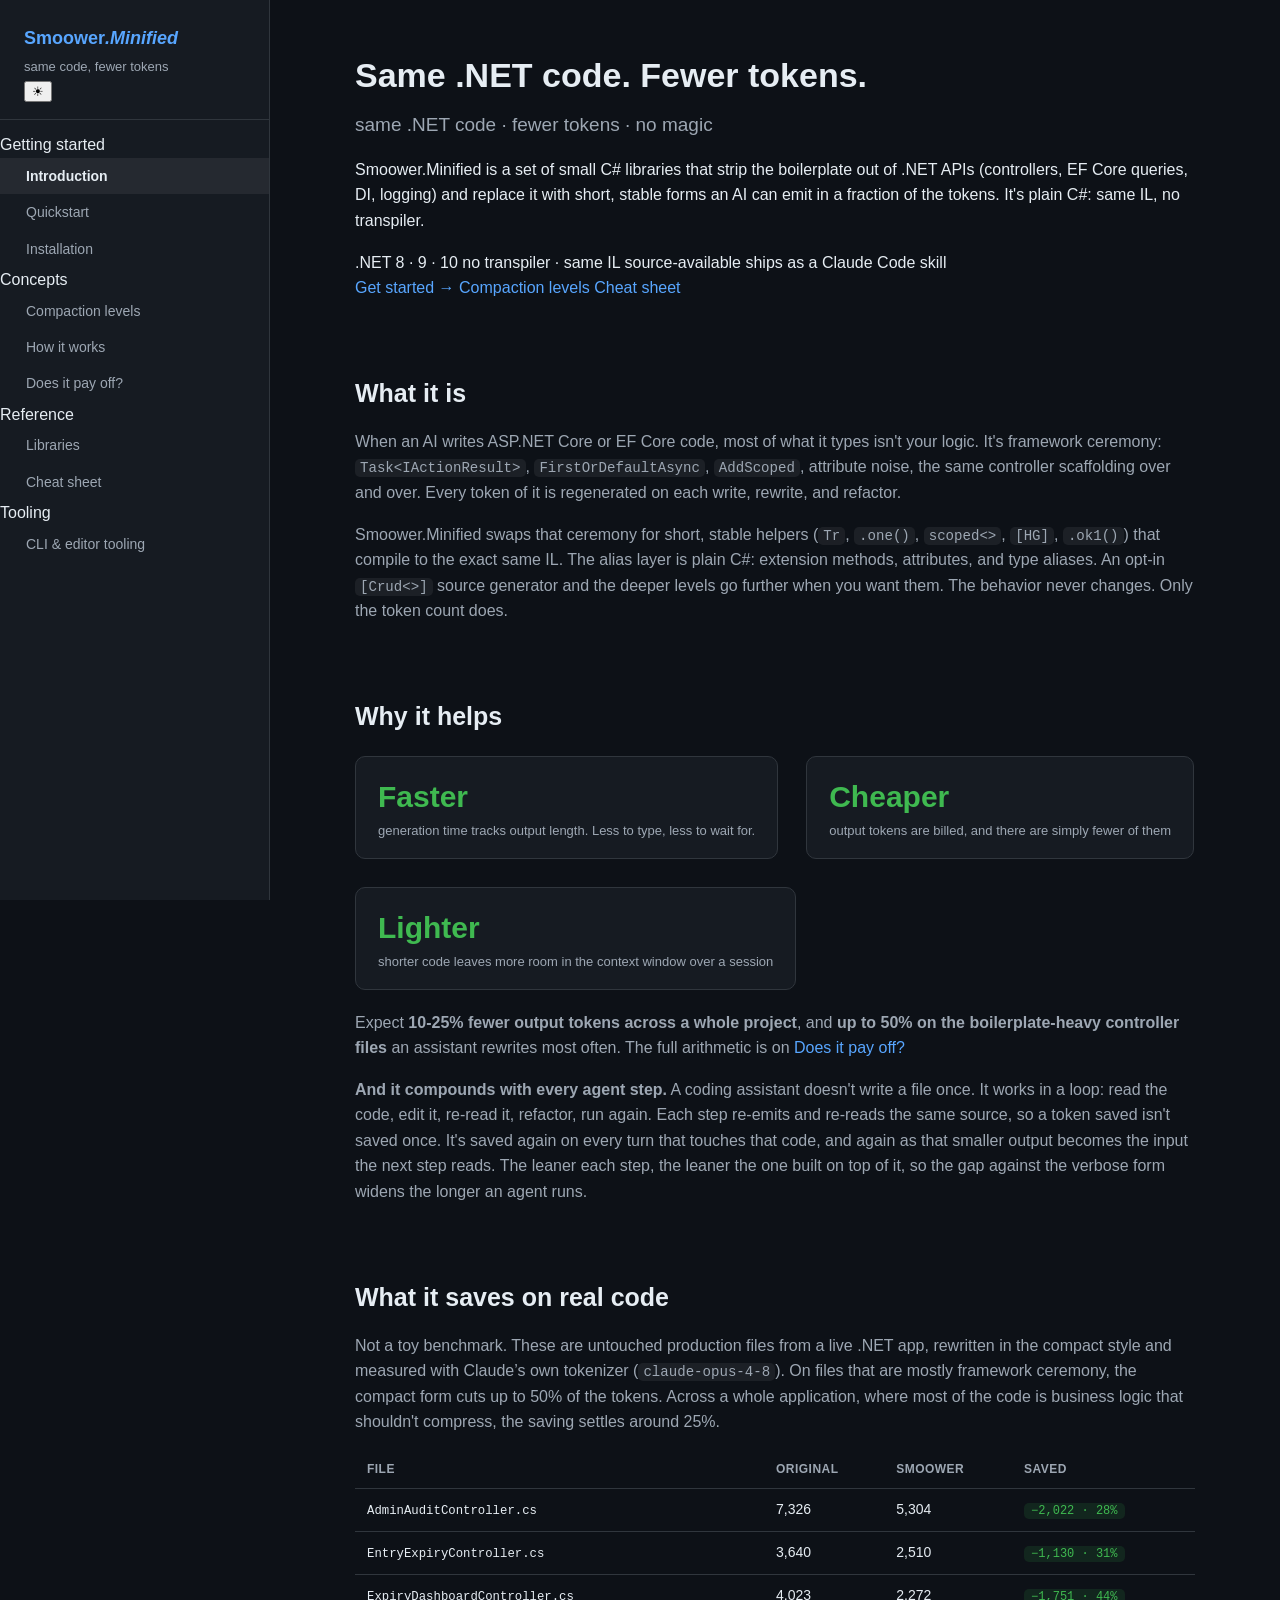
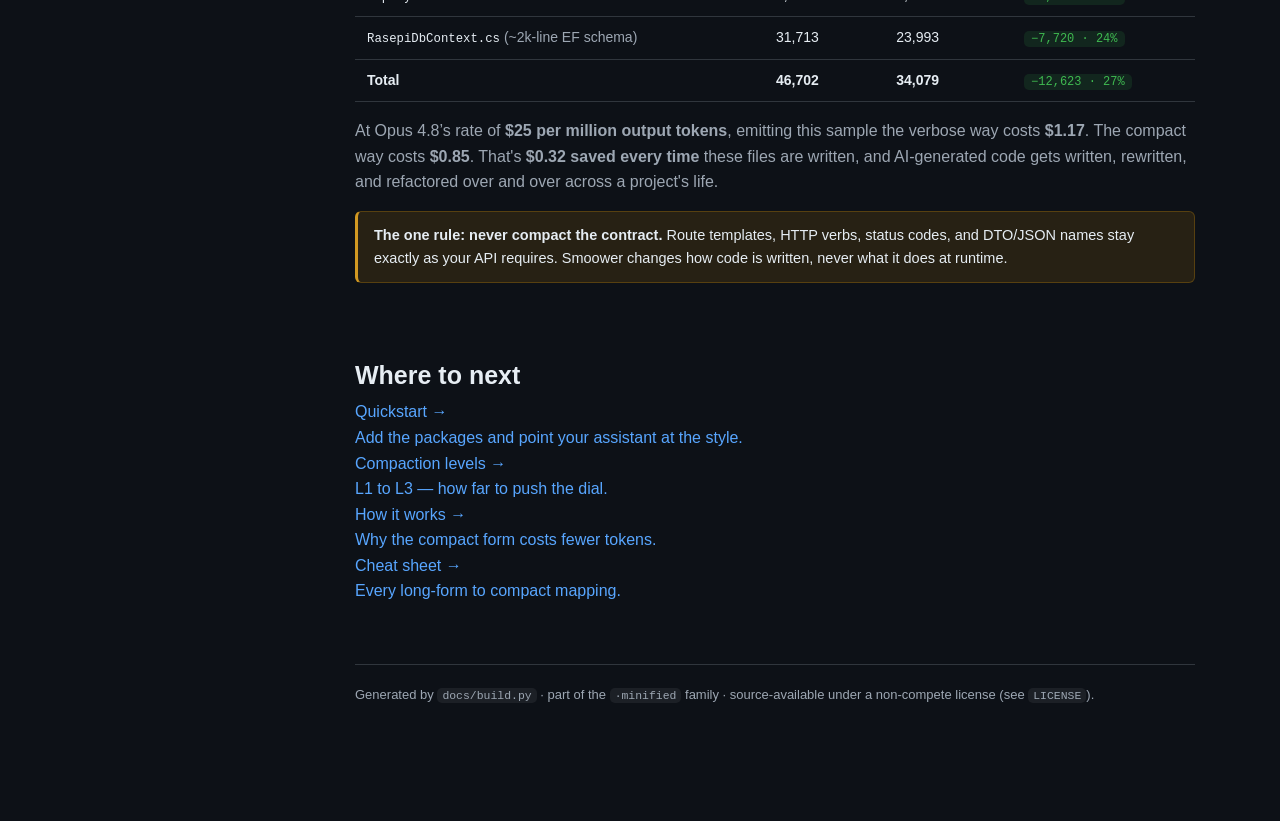
<file: docs/index.html>
<!doctype html>
<html lang="en" data-theme="light">
<head>
<meta charset="utf-8">
<meta name="viewport" content="width=device-width, initial-scale=1">
<title>Smoower.Minified</title>
<meta name="description" content="Compact, ordinary C# that cuts the tokens an AI spends on .NET boilerplate.">
<link rel="stylesheet" href="styles.css">
<script>(function(){try{var t=localStorage.getItem('sm-theme');if(t)document.documentElement.setAttribute('data-theme',t);}catch(e){}})();</script>
</head>
<body>
<div class="layout">
<aside class="sidebar">
  <div class="brand">
    <a class="name" href="index.html"><b>Smoower<em>.Minified</em></b><span>same code, fewer tokens</span></a>
    <button class="theme-toggle" type="button" aria-label="Toggle light / dark theme" onclick="(function(){var d=document.documentElement,n=d.getAttribute('data-theme')==='dark'?'light':'dark';d.setAttribute('data-theme',n);try{localStorage.setItem('sm-theme',n);}catch(e){}})()">&#9728;</button>
  </div>
  <nav>
<div class="navgroup">Getting started</div>
<a href="index.html" class="active">Introduction</a>
<a href="quickstart.html">Quickstart</a>
<a href="installation.html">Installation</a>
<div class="navgroup">Concepts</div>
<a href="compaction-levels.html">Compaction levels</a>
<a href="how-it-works.html">How it works</a>
<a href="economics.html">Does it pay off?</a>
<div class="navgroup">Reference</div>
<a href="libraries.html">Libraries</a>
<a href="cheat-sheet.html">Cheat sheet</a>
<div class="navgroup">Tooling</div>
<a href="tooling.html">CLI &amp; editor tooling</a>
  </nav>
</aside>
<main class="content" id="top">
<section>
  <div class="hero">
    <h1>Same .NET code. Fewer tokens.</h1>
    <p class="tagline">same .NET code &middot; fewer tokens &middot; no magic</p>
    <p class="sub">Smoower.Minified is a set of small C# libraries that strip the boilerplate out of .NET APIs (controllers, EF Core queries, DI, logging) and replace it with short, stable forms an AI can emit in a fraction of the tokens. It's plain C#: same IL, no transpiler.</p>
    <div class="badges">
      <span class="badge brand">.NET 8 &middot; 9 &middot; 10</span>
      <span class="badge">no transpiler &middot; same IL</span>
      <span class="badge">source-available</span>
      <span class="badge">ships as a Claude Code skill</span>
    </div>
    <div class="cta">
      <a class="btn primary" href="quickstart.html">Get started &rarr;</a>
      <a class="btn ghost" href="compaction-levels.html">Compaction levels</a>
      <a class="btn ghost" href="cheat-sheet.html">Cheat sheet</a>
    </div>
  </div>

  <h2>What it is</h2>
  <p class="lead">When an AI writes ASP.NET Core or EF Core code, most of what it types isn't your logic. It's framework ceremony: <code>Task&lt;IActionResult&gt;</code>, <code>FirstOrDefaultAsync</code>, <code>AddScoped</code>, attribute noise, the same controller scaffolding over and over. Every token of it is regenerated on each write, rewrite, and refactor.</p>
  <p class="lead">Smoower.Minified swaps that ceremony for short, stable helpers (<code>Tr</code>, <code>.one()</code>, <code>scoped&lt;&gt;</code>, <code>[HG]</code>, <code>.ok1()</code>) that compile to the exact same IL. The alias layer is plain C#: extension methods, attributes, and type aliases. An opt-in <code>[Crud&lt;&gt;]</code> source generator and the deeper levels go further when you want them. The behavior never changes. Only the token count does.</p>

  <h2>Why it helps</h2>
  <div class="stat">
    <div class="box"><div class="n hl">Faster</div><div class="l">generation time tracks output length. Less to type, less to wait for.</div></div>
    <div class="box"><div class="n hl">Cheaper</div><div class="l">output tokens are billed, and there are simply fewer of them</div></div>
    <div class="box"><div class="n hl">Lighter</div><div class="l">shorter code leaves more room in the context window over a session</div></div>
  </div>
  <p class="lead">Expect <strong>10-25% fewer output tokens across a whole project</strong>, and <strong>up to 50% on the boilerplate-heavy controller files</strong> an assistant rewrites most often. The full arithmetic is on <a href="economics.html">Does it pay off?</a></p>
  <p class="lead"><strong>And it compounds with every agent step.</strong> A coding assistant doesn't write a file once. It works in a loop: read the code, edit it, re-read it, refactor, run again. Each step re-emits and re-reads the same source, so a token saved isn't saved once. It's saved again on every turn that touches that code, and again as that smaller output becomes the input the next step reads. The leaner each step, the leaner the one built on top of it, so the gap against the verbose form widens the longer an agent runs.</p>

  <h2>What it saves on real code</h2>
  <p class="lead">Not a toy benchmark. These are untouched production files from a live .NET app, rewritten in the compact style and measured with Claude&rsquo;s own tokenizer (<code>claude-opus-4-8</code>). On files that are mostly framework ceremony, the compact form cuts up to 50% of the tokens. Across a whole application, where most of the code is business logic that shouldn't compress, the saving settles around 25%.</p>
  <table>
  <thead><tr><th>File</th><th>Original</th><th>Smoower</th><th>Saved</th></tr></thead>
  <tbody>
    <tr><td><code>AdminAuditController.cs</code></td><td>7,326</td><td>5,304</td><td><span class="delta pos">&minus;2,022 &middot; 28%</span></td></tr>
    <tr><td><code>EntryExpiryController.cs</code></td><td>3,640</td><td>2,510</td><td><span class="delta pos">&minus;1,130 &middot; 31%</span></td></tr>
    <tr><td><code>ExpiryDashboardController.cs</code></td><td>4,023</td><td>2,272</td><td><span class="delta pos">&minus;1,751 &middot; 44%</span></td></tr>
    <tr><td><code>RasepiDbContext.cs</code> <span class="deps">(~2k-line EF schema)</span></td><td>31,713</td><td>23,993</td><td><span class="delta pos">&minus;7,720 &middot; 24%</span></td></tr>
    <tr><td><strong>Total</strong></td><td><strong>46,702</strong></td><td><strong>34,079</strong></td><td><span class="delta pos">&minus;12,623 &middot; 27%</span></td></tr>
  </tbody>
  </table>
  <p class="lead">At Opus 4.8&rsquo;s rate of <strong>$25 per million output tokens</strong>, emitting this sample the verbose way costs <strong>$1.17</strong>. The compact way costs <strong>$0.85</strong>. That's <strong>$0.32 saved every time</strong> these files are written, and AI-generated code gets written, rewritten, and refactored over and over across a project's life.</p>

  <div class="callout"><strong>The one rule: never compact the contract.</strong> Route templates, HTTP verbs, status codes, and DTO/JSON names stay exactly as your API requires. Smoower changes how code is written, never what it does at runtime.</div>

  <h2>Where to next</h2>
<div class="cards">
<a class="card" href="quickstart.html"><div class="t">Quickstart <span class="arr">&rarr;</span></div><div class="d">Add the packages and point your assistant at the style.</div></a>
<a class="card" href="compaction-levels.html"><div class="t">Compaction levels <span class="arr">&rarr;</span></div><div class="d">L1 to L3 — how far to push the dial.</div></a>
<a class="card" href="how-it-works.html"><div class="t">How it works <span class="arr">&rarr;</span></div><div class="d">Why the compact form costs fewer tokens.</div></a>
<a class="card" href="cheat-sheet.html"><div class="t">Cheat sheet <span class="arr">&rarr;</span></div><div class="d">Every long-form to compact mapping.</div></a>
</div>
</section>
<footer>
  Generated by <code>docs/build.py</code> &middot; part of the <code>&middot;minified</code> family &middot; source-available under a non-compete license (see <code>LICENSE</code>).
</footer>
</main>
</div>
</body>
</html>
</file>
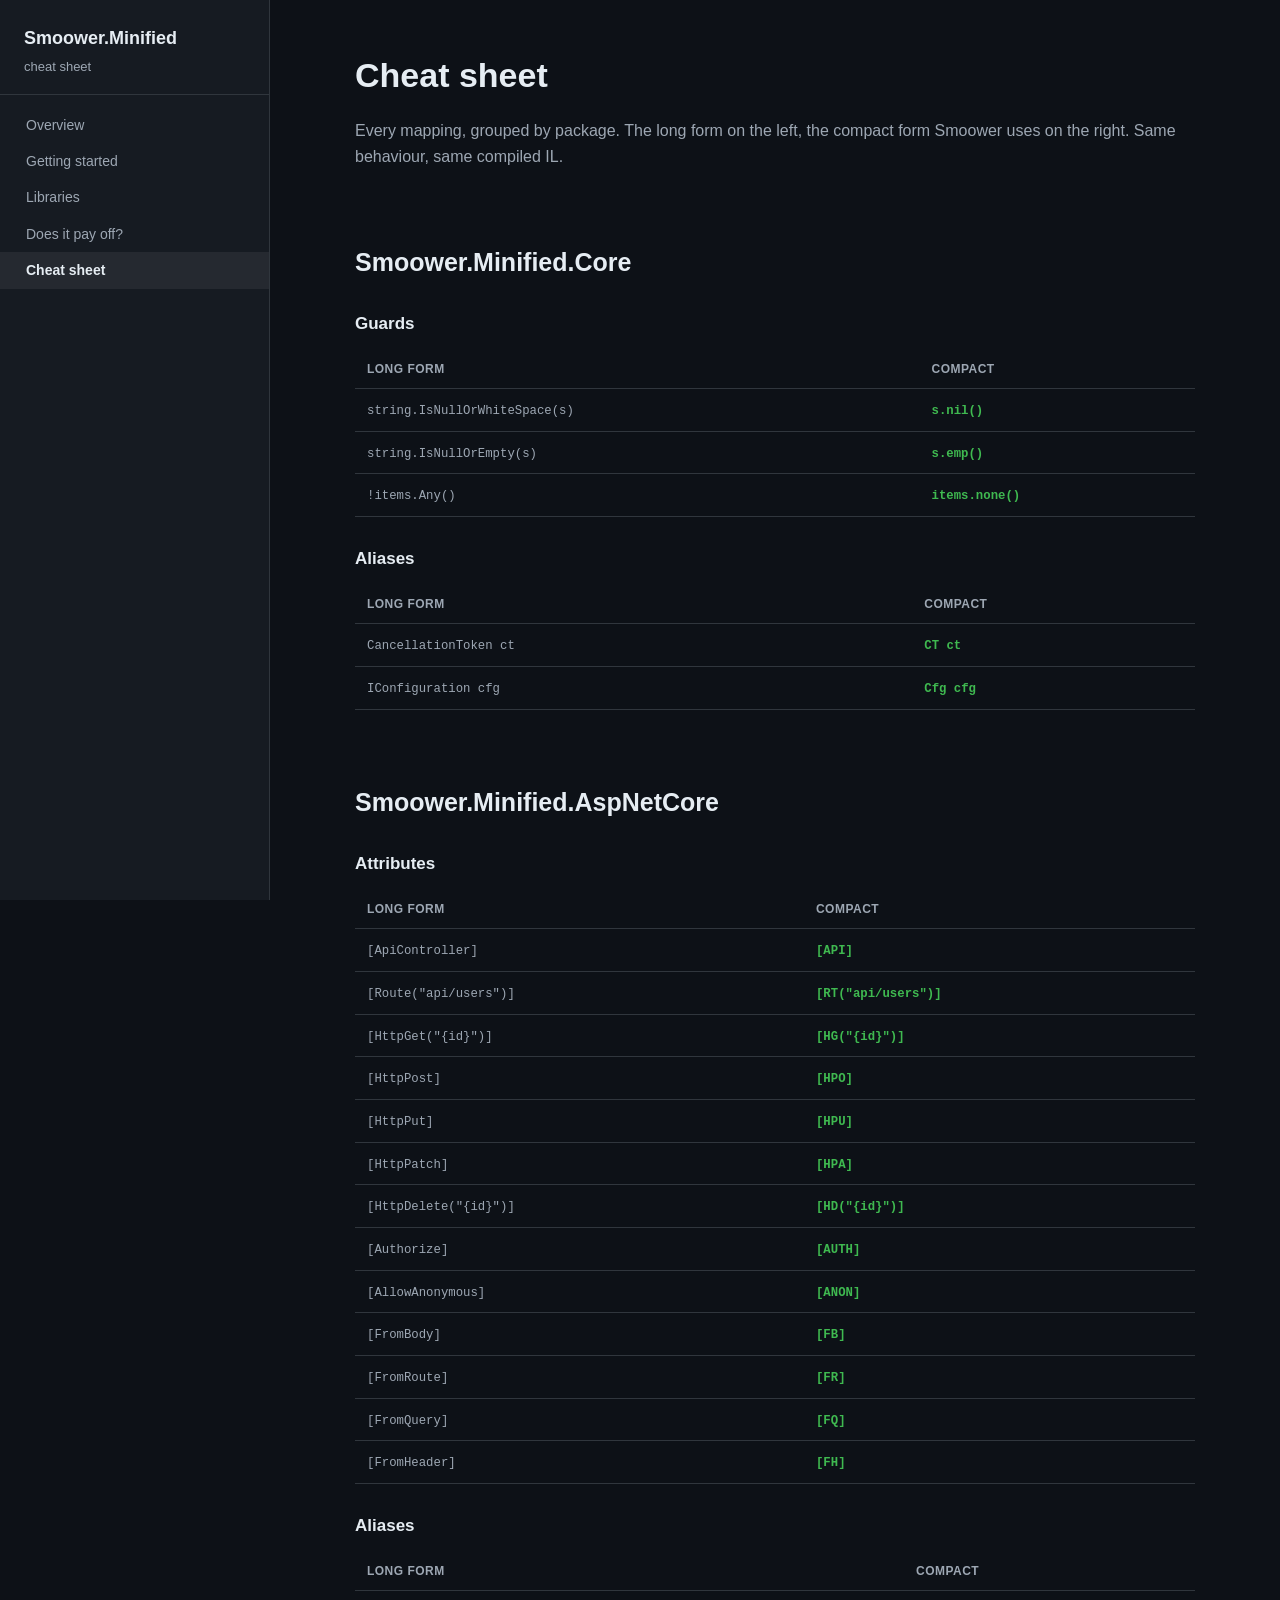
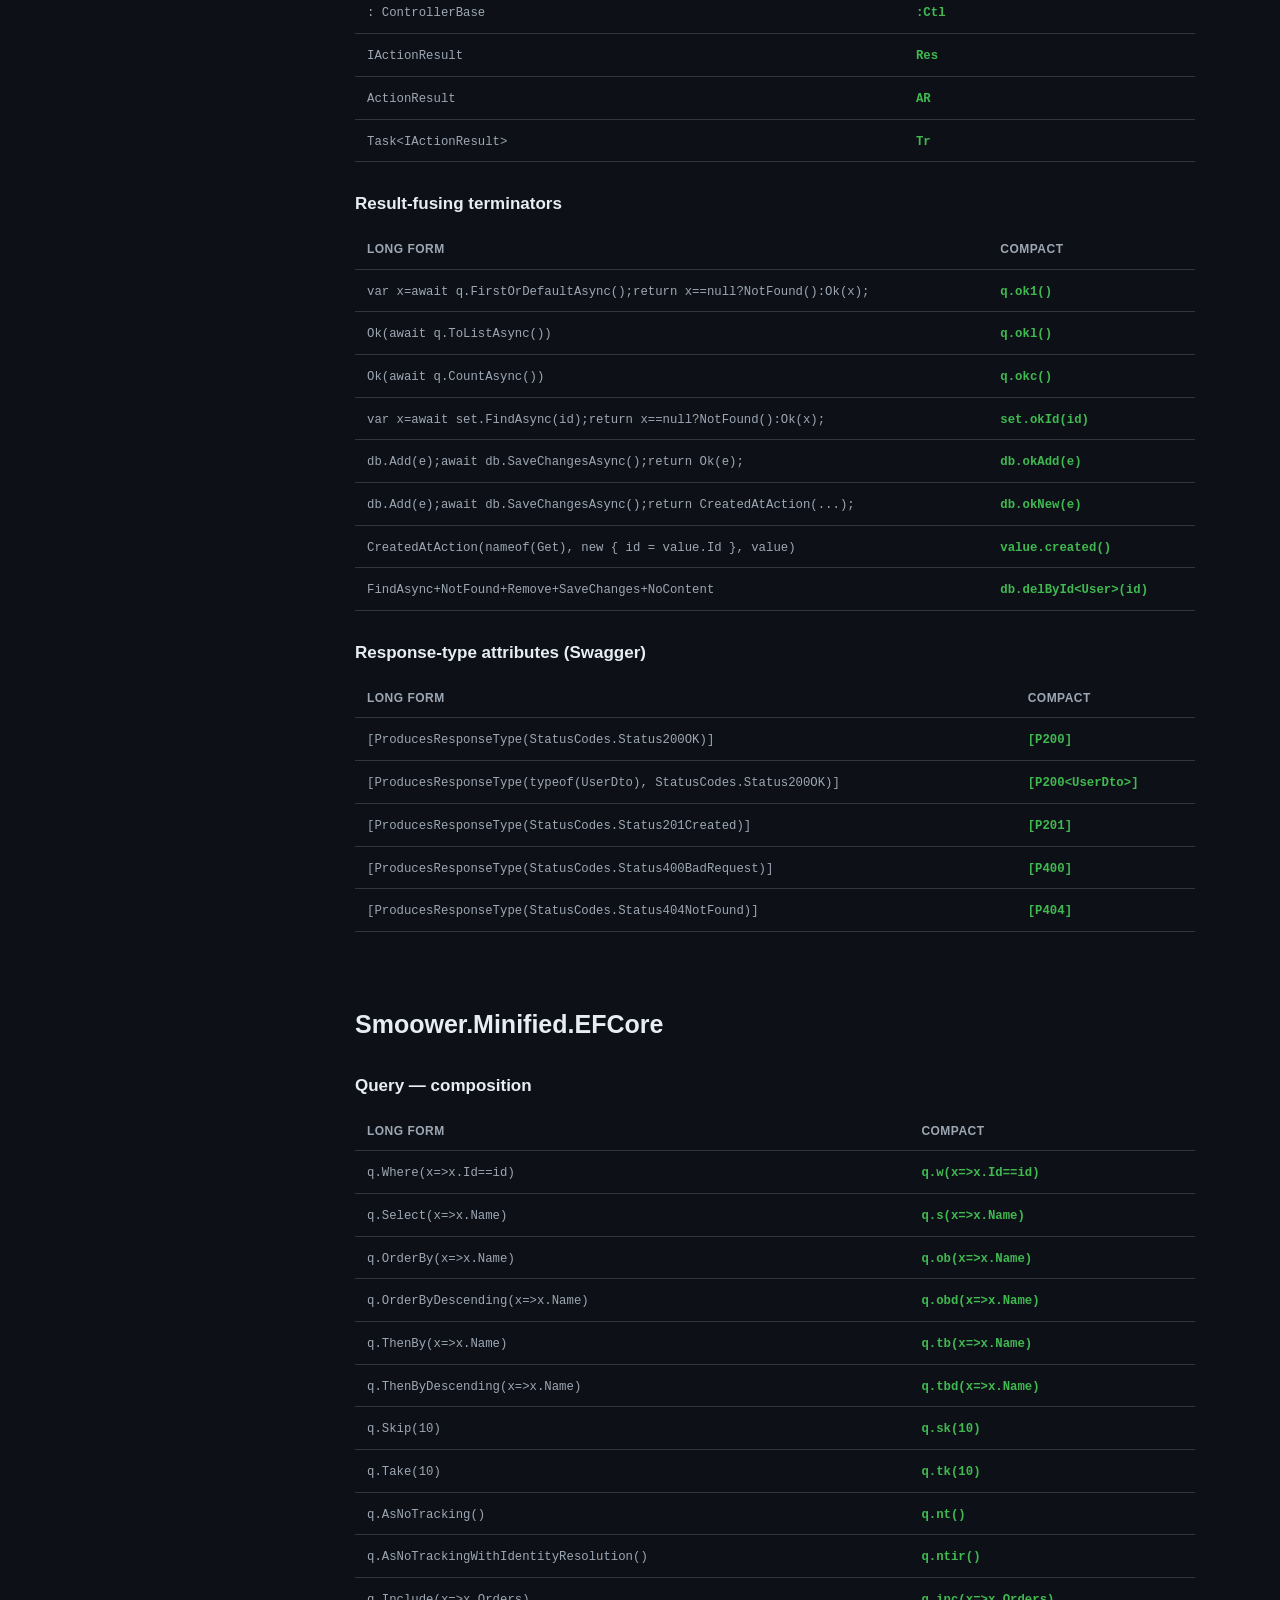
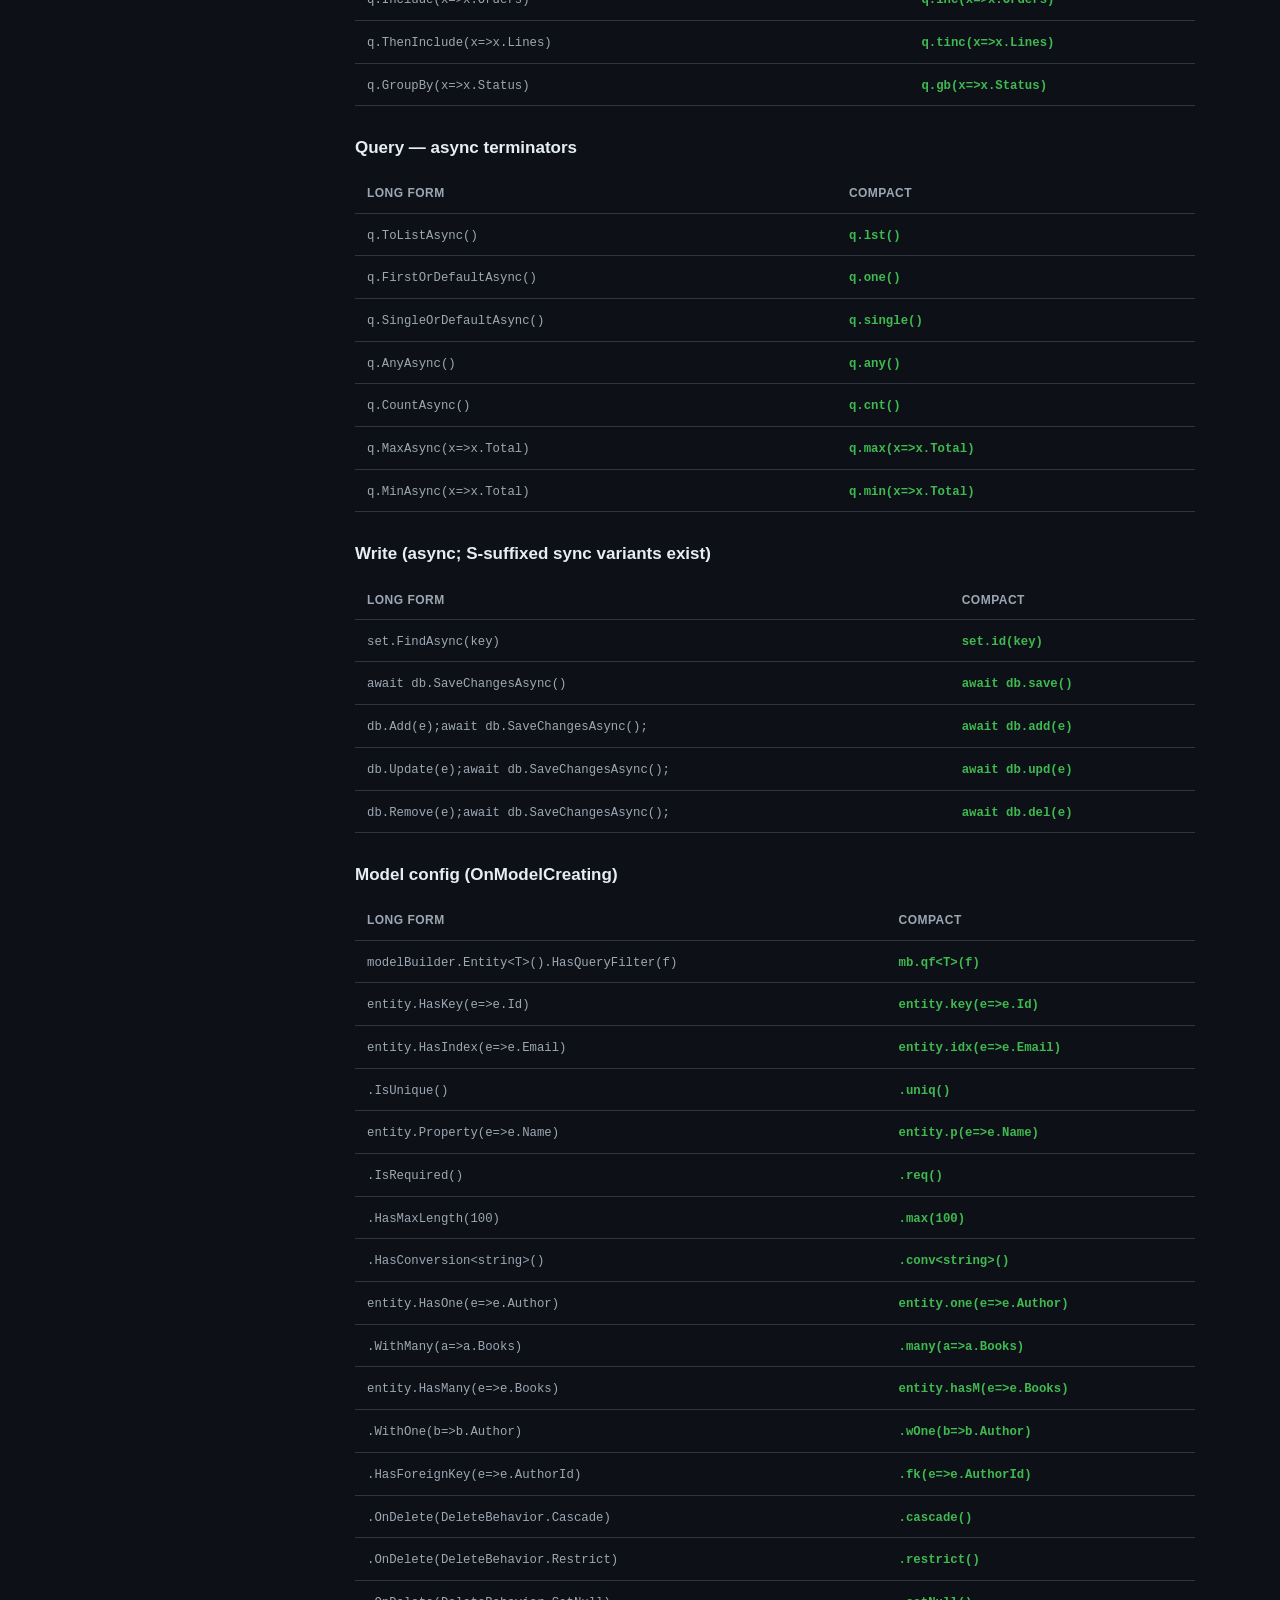
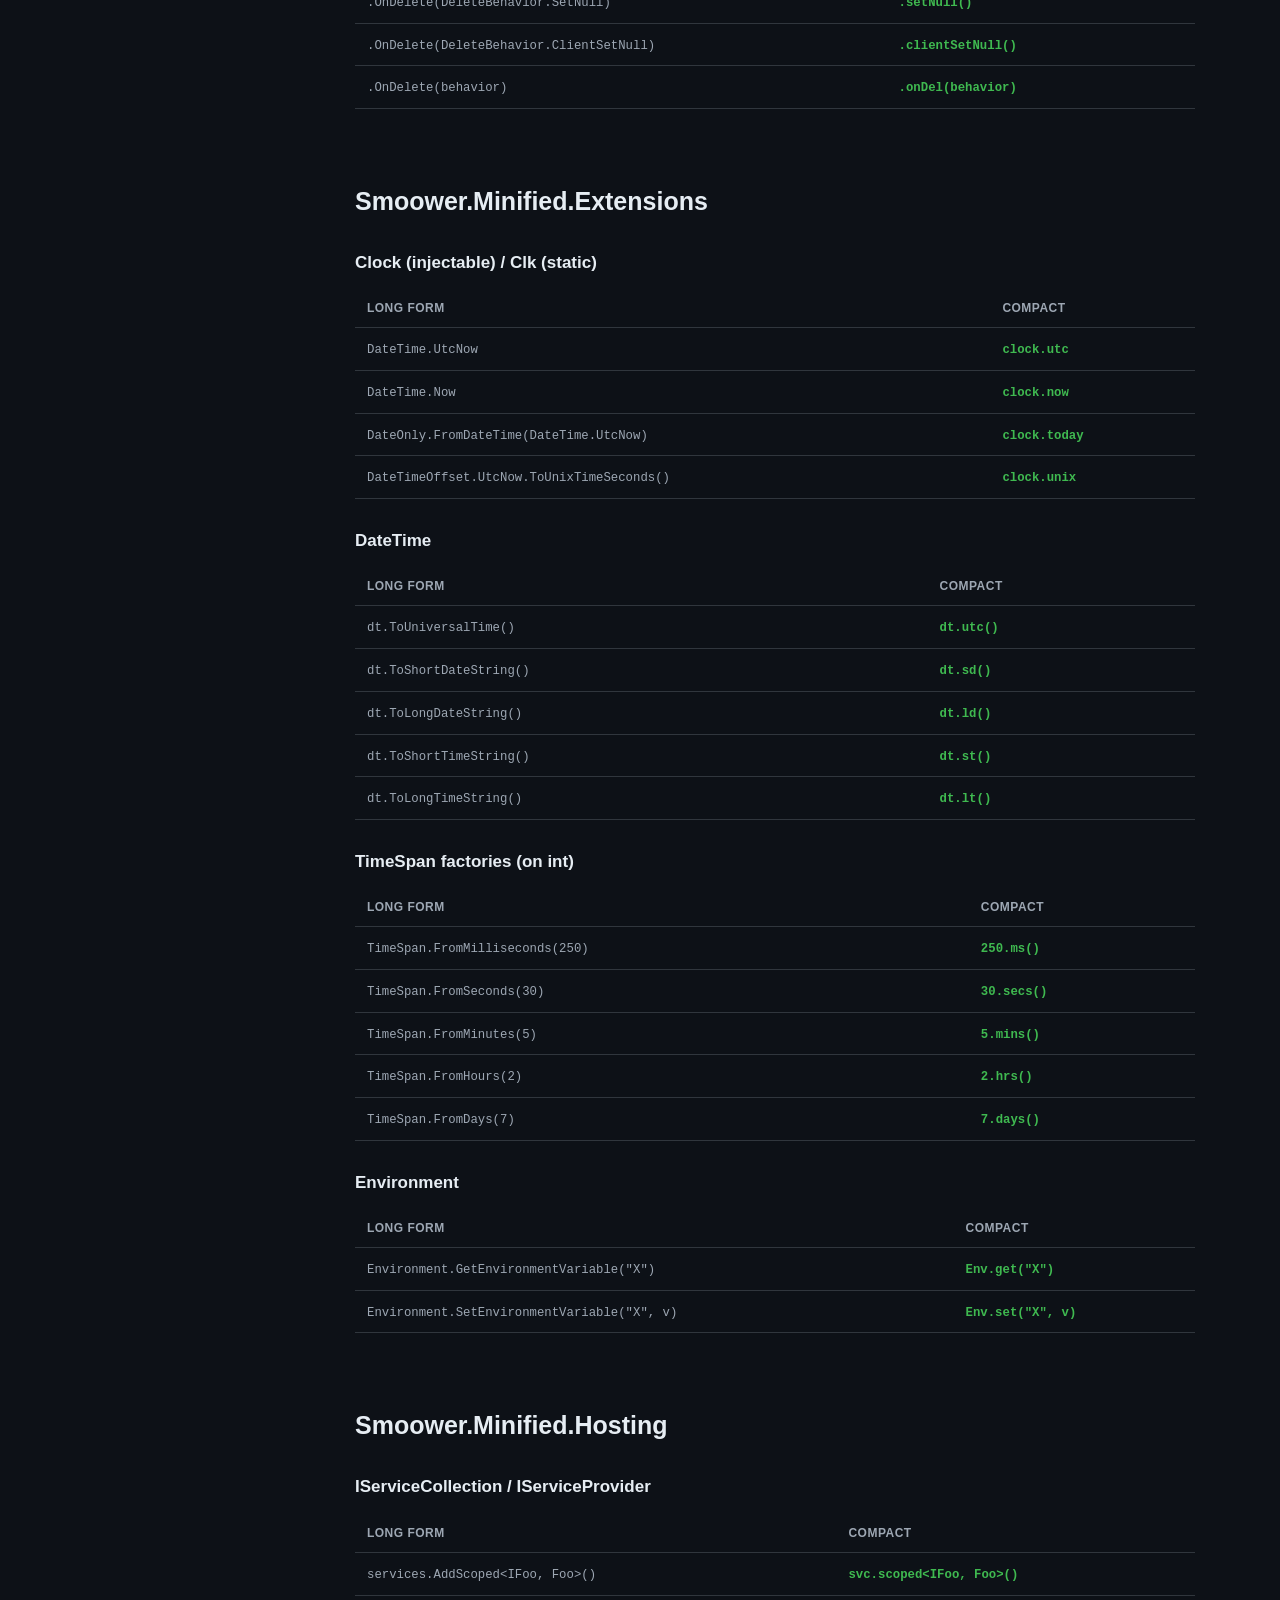
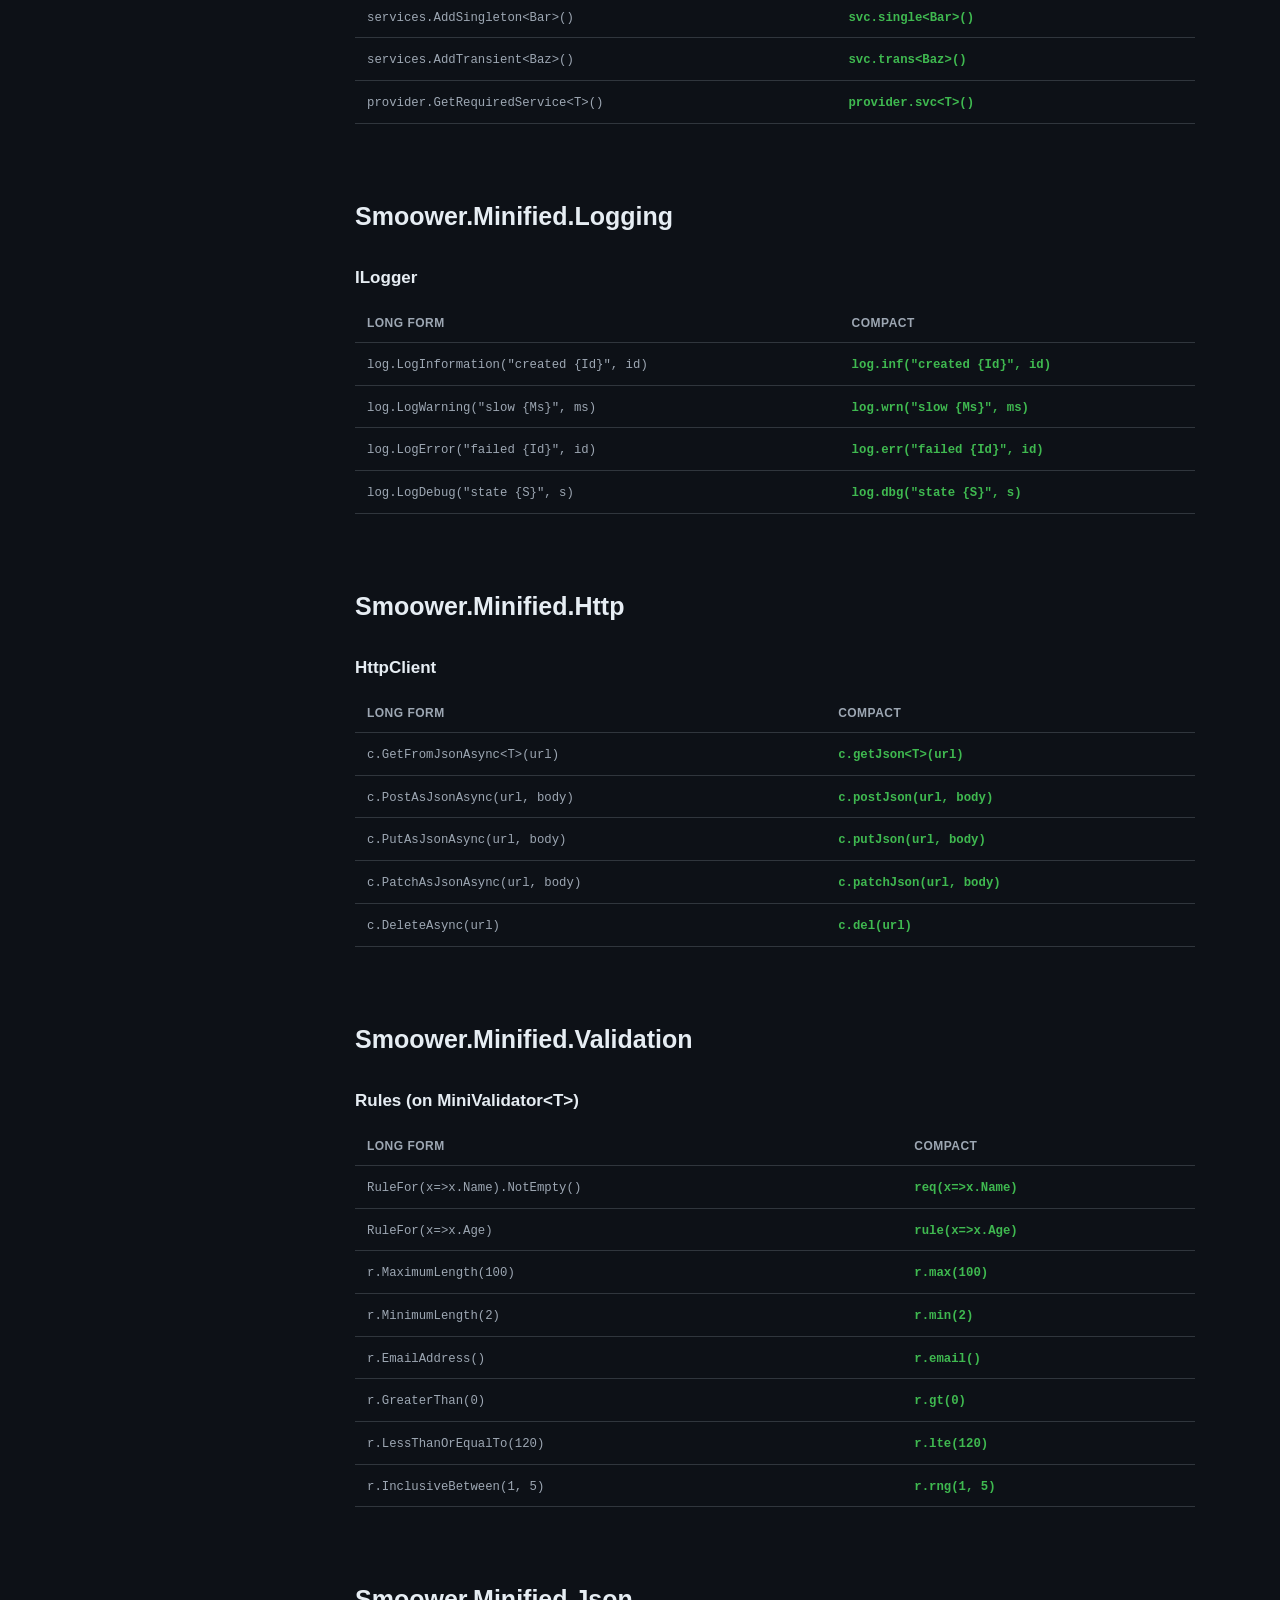
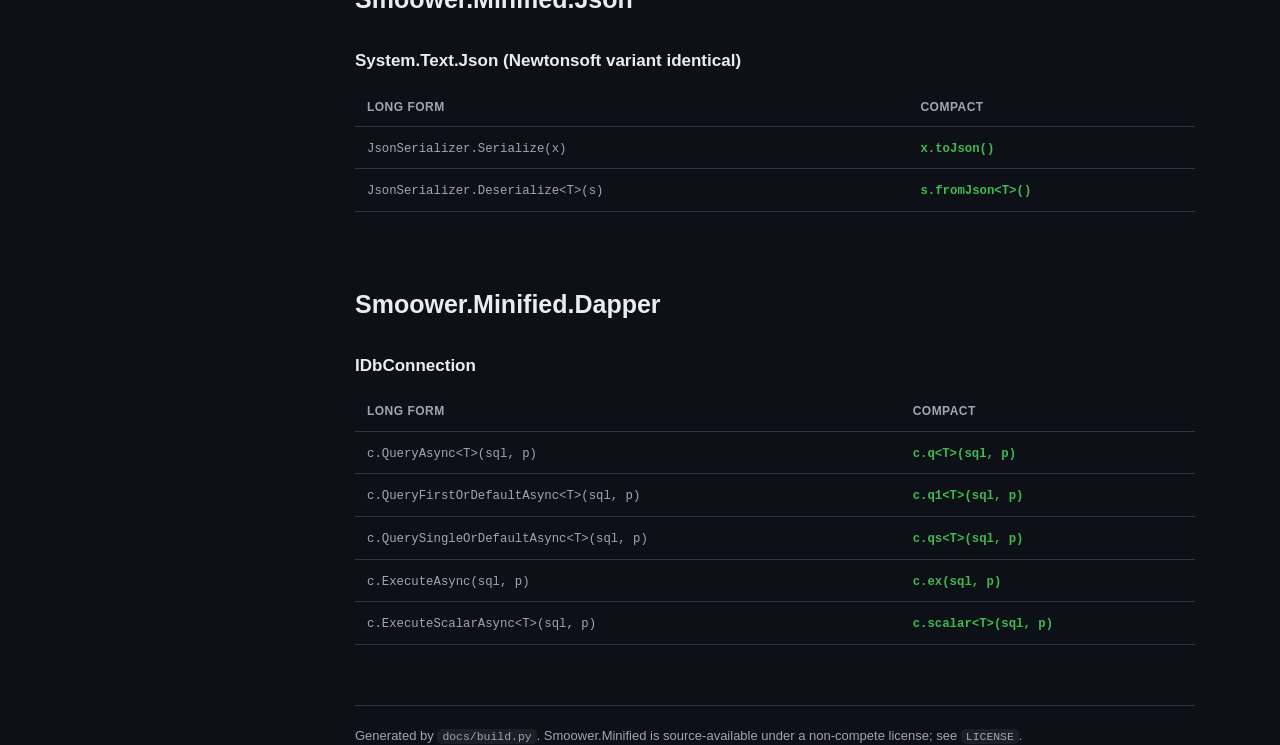
<file: docs/cheat-sheet.html>
<!doctype html>
<html lang="en">
<head>
<meta charset="utf-8">
<meta name="viewport" content="width=device-width, initial-scale=1">
<title>Smoower.Minified: cheat sheet</title>
<meta name="description" content="Every long-form to compact mapping, grouped by package.">
<link rel="stylesheet" href="styles.css">
</head>
<body>
<div class="layout">
<aside class="sidebar">
  <div class="brand"><b>Smoower.Minified</b><span>cheat sheet</span></div>
  <nav>
<a href="index.html">Overview</a>
<a href="getting-started.html">Getting started</a>
<a href="libraries.html">Libraries</a>
<a href="economics.html">Does it pay off?</a>
<a href="cheat-sheet.html" class="active">Cheat sheet</a>
  </nav>
</aside>
<main class="content" id="top">
<section>
<h1>Cheat sheet</h1>
<p class="lead">Every mapping, grouped by package. The long form on the left, the compact form Smoower uses on the right. Same behaviour, same compiled IL.</p>
<h2 id="core">Smoower.Minified.Core</h2>
<h3>Guards</h3>
<table><thead><tr><th>Long form</th><th>Compact</th></tr></thead><tbody>
<tr><td class="long"><code>string.IsNullOrWhiteSpace(s)</code></td><td class="short"><code>s.nil()</code></td></tr>
<tr><td class="long"><code>string.IsNullOrEmpty(s)</code></td><td class="short"><code>s.emp()</code></td></tr>
<tr><td class="long"><code>!items.Any()</code></td><td class="short"><code>items.none()</code></td></tr>
</tbody></table>
<h3>Aliases</h3>
<table><thead><tr><th>Long form</th><th>Compact</th></tr></thead><tbody>
<tr><td class="long"><code>CancellationToken ct</code></td><td class="short"><code>CT ct</code></td></tr>
<tr><td class="long"><code>IConfiguration cfg</code></td><td class="short"><code>Cfg cfg</code></td></tr>
</tbody></table>
<h2 id="aspnetcore">Smoower.Minified.AspNetCore</h2>
<h3>Attributes</h3>
<table><thead><tr><th>Long form</th><th>Compact</th></tr></thead><tbody>
<tr><td class="long"><code>[ApiController]</code></td><td class="short"><code>[API]</code></td></tr>
<tr><td class="long"><code>[Route(&quot;api/users&quot;)]</code></td><td class="short"><code>[RT(&quot;api/users&quot;)]</code></td></tr>
<tr><td class="long"><code>[HttpGet(&quot;{id}&quot;)]</code></td><td class="short"><code>[HG(&quot;{id}&quot;)]</code></td></tr>
<tr><td class="long"><code>[HttpPost]</code></td><td class="short"><code>[HPO]</code></td></tr>
<tr><td class="long"><code>[HttpPut]</code></td><td class="short"><code>[HPU]</code></td></tr>
<tr><td class="long"><code>[HttpPatch]</code></td><td class="short"><code>[HPA]</code></td></tr>
<tr><td class="long"><code>[HttpDelete(&quot;{id}&quot;)]</code></td><td class="short"><code>[HD(&quot;{id}&quot;)]</code></td></tr>
<tr><td class="long"><code>[Authorize]</code></td><td class="short"><code>[AUTH]</code></td></tr>
<tr><td class="long"><code>[AllowAnonymous]</code></td><td class="short"><code>[ANON]</code></td></tr>
<tr><td class="long"><code>[FromBody]</code></td><td class="short"><code>[FB]</code></td></tr>
<tr><td class="long"><code>[FromRoute]</code></td><td class="short"><code>[FR]</code></td></tr>
<tr><td class="long"><code>[FromQuery]</code></td><td class="short"><code>[FQ]</code></td></tr>
<tr><td class="long"><code>[FromHeader]</code></td><td class="short"><code>[FH]</code></td></tr>
</tbody></table>
<h3>Aliases</h3>
<table><thead><tr><th>Long form</th><th>Compact</th></tr></thead><tbody>
<tr><td class="long"><code>: ControllerBase</code></td><td class="short"><code>:Ctl</code></td></tr>
<tr><td class="long"><code>IActionResult</code></td><td class="short"><code>Res</code></td></tr>
<tr><td class="long"><code>ActionResult</code></td><td class="short"><code>AR</code></td></tr>
<tr><td class="long"><code>Task&lt;IActionResult&gt;</code></td><td class="short"><code>Tr</code></td></tr>
</tbody></table>
<h3>Result-fusing terminators</h3>
<table><thead><tr><th>Long form</th><th>Compact</th></tr></thead><tbody>
<tr><td class="long"><code>var x=await q.FirstOrDefaultAsync();return x==null?NotFound():Ok(x);</code></td><td class="short"><code>q.ok1()</code></td></tr>
<tr><td class="long"><code>Ok(await q.ToListAsync())</code></td><td class="short"><code>q.okl()</code></td></tr>
<tr><td class="long"><code>Ok(await q.CountAsync())</code></td><td class="short"><code>q.okc()</code></td></tr>
<tr><td class="long"><code>var x=await set.FindAsync(id);return x==null?NotFound():Ok(x);</code></td><td class="short"><code>set.okId(id)</code></td></tr>
<tr><td class="long"><code>db.Add(e);await db.SaveChangesAsync();return Ok(e);</code></td><td class="short"><code>db.okAdd(e)</code></td></tr>
<tr><td class="long"><code>db.Add(e);await db.SaveChangesAsync();return CreatedAtAction(...);</code></td><td class="short"><code>db.okNew(e)</code></td></tr>
<tr><td class="long"><code>CreatedAtAction(nameof(Get), new { id = value.Id }, value)</code></td><td class="short"><code>value.created()</code></td></tr>
<tr><td class="long"><code>FindAsync+NotFound+Remove+SaveChanges+NoContent</code></td><td class="short"><code>db.delById&lt;User&gt;(id)</code></td></tr>
</tbody></table>
<h3>Response-type attributes (Swagger)</h3>
<table><thead><tr><th>Long form</th><th>Compact</th></tr></thead><tbody>
<tr><td class="long"><code>[ProducesResponseType(StatusCodes.Status200OK)]</code></td><td class="short"><code>[P200]</code></td></tr>
<tr><td class="long"><code>[ProducesResponseType(typeof(UserDto), StatusCodes.Status200OK)]</code></td><td class="short"><code>[P200&lt;UserDto&gt;]</code></td></tr>
<tr><td class="long"><code>[ProducesResponseType(StatusCodes.Status201Created)]</code></td><td class="short"><code>[P201]</code></td></tr>
<tr><td class="long"><code>[ProducesResponseType(StatusCodes.Status400BadRequest)]</code></td><td class="short"><code>[P400]</code></td></tr>
<tr><td class="long"><code>[ProducesResponseType(StatusCodes.Status404NotFound)]</code></td><td class="short"><code>[P404]</code></td></tr>
</tbody></table>
<h2 id="efcore">Smoower.Minified.EFCore</h2>
<h3>Query — composition</h3>
<table><thead><tr><th>Long form</th><th>Compact</th></tr></thead><tbody>
<tr><td class="long"><code>q.Where(x=&gt;x.Id==id)</code></td><td class="short"><code>q.w(x=&gt;x.Id==id)</code></td></tr>
<tr><td class="long"><code>q.Select(x=&gt;x.Name)</code></td><td class="short"><code>q.s(x=&gt;x.Name)</code></td></tr>
<tr><td class="long"><code>q.OrderBy(x=&gt;x.Name)</code></td><td class="short"><code>q.ob(x=&gt;x.Name)</code></td></tr>
<tr><td class="long"><code>q.OrderByDescending(x=&gt;x.Name)</code></td><td class="short"><code>q.obd(x=&gt;x.Name)</code></td></tr>
<tr><td class="long"><code>q.ThenBy(x=&gt;x.Name)</code></td><td class="short"><code>q.tb(x=&gt;x.Name)</code></td></tr>
<tr><td class="long"><code>q.ThenByDescending(x=&gt;x.Name)</code></td><td class="short"><code>q.tbd(x=&gt;x.Name)</code></td></tr>
<tr><td class="long"><code>q.Skip(10)</code></td><td class="short"><code>q.sk(10)</code></td></tr>
<tr><td class="long"><code>q.Take(10)</code></td><td class="short"><code>q.tk(10)</code></td></tr>
<tr><td class="long"><code>q.AsNoTracking()</code></td><td class="short"><code>q.nt()</code></td></tr>
<tr><td class="long"><code>q.AsNoTrackingWithIdentityResolution()</code></td><td class="short"><code>q.ntir()</code></td></tr>
<tr><td class="long"><code>q.Include(x=&gt;x.Orders)</code></td><td class="short"><code>q.inc(x=&gt;x.Orders)</code></td></tr>
<tr><td class="long"><code>q.ThenInclude(x=&gt;x.Lines)</code></td><td class="short"><code>q.tinc(x=&gt;x.Lines)</code></td></tr>
<tr><td class="long"><code>q.GroupBy(x=&gt;x.Status)</code></td><td class="short"><code>q.gb(x=&gt;x.Status)</code></td></tr>
</tbody></table>
<h3>Query — async terminators</h3>
<table><thead><tr><th>Long form</th><th>Compact</th></tr></thead><tbody>
<tr><td class="long"><code>q.ToListAsync()</code></td><td class="short"><code>q.lst()</code></td></tr>
<tr><td class="long"><code>q.FirstOrDefaultAsync()</code></td><td class="short"><code>q.one()</code></td></tr>
<tr><td class="long"><code>q.SingleOrDefaultAsync()</code></td><td class="short"><code>q.single()</code></td></tr>
<tr><td class="long"><code>q.AnyAsync()</code></td><td class="short"><code>q.any()</code></td></tr>
<tr><td class="long"><code>q.CountAsync()</code></td><td class="short"><code>q.cnt()</code></td></tr>
<tr><td class="long"><code>q.MaxAsync(x=&gt;x.Total)</code></td><td class="short"><code>q.max(x=&gt;x.Total)</code></td></tr>
<tr><td class="long"><code>q.MinAsync(x=&gt;x.Total)</code></td><td class="short"><code>q.min(x=&gt;x.Total)</code></td></tr>
</tbody></table>
<h3>Write (async; S-suffixed sync variants exist)</h3>
<table><thead><tr><th>Long form</th><th>Compact</th></tr></thead><tbody>
<tr><td class="long"><code>set.FindAsync(key)</code></td><td class="short"><code>set.id(key)</code></td></tr>
<tr><td class="long"><code>await db.SaveChangesAsync()</code></td><td class="short"><code>await db.save()</code></td></tr>
<tr><td class="long"><code>db.Add(e);await db.SaveChangesAsync();</code></td><td class="short"><code>await db.add(e)</code></td></tr>
<tr><td class="long"><code>db.Update(e);await db.SaveChangesAsync();</code></td><td class="short"><code>await db.upd(e)</code></td></tr>
<tr><td class="long"><code>db.Remove(e);await db.SaveChangesAsync();</code></td><td class="short"><code>await db.del(e)</code></td></tr>
</tbody></table>
<h3>Model config (OnModelCreating)</h3>
<table><thead><tr><th>Long form</th><th>Compact</th></tr></thead><tbody>
<tr><td class="long"><code>modelBuilder.Entity&lt;T&gt;().HasQueryFilter(f)</code></td><td class="short"><code>mb.qf&lt;T&gt;(f)</code></td></tr>
<tr><td class="long"><code>entity.HasKey(e=&gt;e.Id)</code></td><td class="short"><code>entity.key(e=&gt;e.Id)</code></td></tr>
<tr><td class="long"><code>entity.HasIndex(e=&gt;e.Email)</code></td><td class="short"><code>entity.idx(e=&gt;e.Email)</code></td></tr>
<tr><td class="long"><code>.IsUnique()</code></td><td class="short"><code>.uniq()</code></td></tr>
<tr><td class="long"><code>entity.Property(e=&gt;e.Name)</code></td><td class="short"><code>entity.p(e=&gt;e.Name)</code></td></tr>
<tr><td class="long"><code>.IsRequired()</code></td><td class="short"><code>.req()</code></td></tr>
<tr><td class="long"><code>.HasMaxLength(100)</code></td><td class="short"><code>.max(100)</code></td></tr>
<tr><td class="long"><code>.HasConversion&lt;string&gt;()</code></td><td class="short"><code>.conv&lt;string&gt;()</code></td></tr>
<tr><td class="long"><code>entity.HasOne(e=&gt;e.Author)</code></td><td class="short"><code>entity.one(e=&gt;e.Author)</code></td></tr>
<tr><td class="long"><code>.WithMany(a=&gt;a.Books)</code></td><td class="short"><code>.many(a=&gt;a.Books)</code></td></tr>
<tr><td class="long"><code>entity.HasMany(e=&gt;e.Books)</code></td><td class="short"><code>entity.hasM(e=&gt;e.Books)</code></td></tr>
<tr><td class="long"><code>.WithOne(b=&gt;b.Author)</code></td><td class="short"><code>.wOne(b=&gt;b.Author)</code></td></tr>
<tr><td class="long"><code>.HasForeignKey(e=&gt;e.AuthorId)</code></td><td class="short"><code>.fk(e=&gt;e.AuthorId)</code></td></tr>
<tr><td class="long"><code>.OnDelete(DeleteBehavior.Cascade)</code></td><td class="short"><code>.cascade()</code></td></tr>
<tr><td class="long"><code>.OnDelete(DeleteBehavior.Restrict)</code></td><td class="short"><code>.restrict()</code></td></tr>
<tr><td class="long"><code>.OnDelete(DeleteBehavior.SetNull)</code></td><td class="short"><code>.setNull()</code></td></tr>
<tr><td class="long"><code>.OnDelete(DeleteBehavior.ClientSetNull)</code></td><td class="short"><code>.clientSetNull()</code></td></tr>
<tr><td class="long"><code>.OnDelete(behavior)</code></td><td class="short"><code>.onDel(behavior)</code></td></tr>
</tbody></table>
<h2 id="extensions">Smoower.Minified.Extensions</h2>
<h3>Clock (injectable) / Clk (static)</h3>
<table><thead><tr><th>Long form</th><th>Compact</th></tr></thead><tbody>
<tr><td class="long"><code>DateTime.UtcNow</code></td><td class="short"><code>clock.utc</code></td></tr>
<tr><td class="long"><code>DateTime.Now</code></td><td class="short"><code>clock.now</code></td></tr>
<tr><td class="long"><code>DateOnly.FromDateTime(DateTime.UtcNow)</code></td><td class="short"><code>clock.today</code></td></tr>
<tr><td class="long"><code>DateTimeOffset.UtcNow.ToUnixTimeSeconds()</code></td><td class="short"><code>clock.unix</code></td></tr>
</tbody></table>
<h3>DateTime</h3>
<table><thead><tr><th>Long form</th><th>Compact</th></tr></thead><tbody>
<tr><td class="long"><code>dt.ToUniversalTime()</code></td><td class="short"><code>dt.utc()</code></td></tr>
<tr><td class="long"><code>dt.ToShortDateString()</code></td><td class="short"><code>dt.sd()</code></td></tr>
<tr><td class="long"><code>dt.ToLongDateString()</code></td><td class="short"><code>dt.ld()</code></td></tr>
<tr><td class="long"><code>dt.ToShortTimeString()</code></td><td class="short"><code>dt.st()</code></td></tr>
<tr><td class="long"><code>dt.ToLongTimeString()</code></td><td class="short"><code>dt.lt()</code></td></tr>
</tbody></table>
<h3>TimeSpan factories (on int)</h3>
<table><thead><tr><th>Long form</th><th>Compact</th></tr></thead><tbody>
<tr><td class="long"><code>TimeSpan.FromMilliseconds(250)</code></td><td class="short"><code>250.ms()</code></td></tr>
<tr><td class="long"><code>TimeSpan.FromSeconds(30)</code></td><td class="short"><code>30.secs()</code></td></tr>
<tr><td class="long"><code>TimeSpan.FromMinutes(5)</code></td><td class="short"><code>5.mins()</code></td></tr>
<tr><td class="long"><code>TimeSpan.FromHours(2)</code></td><td class="short"><code>2.hrs()</code></td></tr>
<tr><td class="long"><code>TimeSpan.FromDays(7)</code></td><td class="short"><code>7.days()</code></td></tr>
</tbody></table>
<h3>Environment</h3>
<table><thead><tr><th>Long form</th><th>Compact</th></tr></thead><tbody>
<tr><td class="long"><code>Environment.GetEnvironmentVariable(&quot;X&quot;)</code></td><td class="short"><code>Env.get(&quot;X&quot;)</code></td></tr>
<tr><td class="long"><code>Environment.SetEnvironmentVariable(&quot;X&quot;, v)</code></td><td class="short"><code>Env.set(&quot;X&quot;, v)</code></td></tr>
</tbody></table>
<h2 id="hosting">Smoower.Minified.Hosting</h2>
<h3>IServiceCollection / IServiceProvider</h3>
<table><thead><tr><th>Long form</th><th>Compact</th></tr></thead><tbody>
<tr><td class="long"><code>services.AddScoped&lt;IFoo, Foo&gt;()</code></td><td class="short"><code>svc.scoped&lt;IFoo, Foo&gt;()</code></td></tr>
<tr><td class="long"><code>services.AddSingleton&lt;Bar&gt;()</code></td><td class="short"><code>svc.single&lt;Bar&gt;()</code></td></tr>
<tr><td class="long"><code>services.AddTransient&lt;Baz&gt;()</code></td><td class="short"><code>svc.trans&lt;Baz&gt;()</code></td></tr>
<tr><td class="long"><code>provider.GetRequiredService&lt;T&gt;()</code></td><td class="short"><code>provider.svc&lt;T&gt;()</code></td></tr>
</tbody></table>
<h2 id="logging">Smoower.Minified.Logging</h2>
<h3>ILogger</h3>
<table><thead><tr><th>Long form</th><th>Compact</th></tr></thead><tbody>
<tr><td class="long"><code>log.LogInformation(&quot;created {Id}&quot;, id)</code></td><td class="short"><code>log.inf(&quot;created {Id}&quot;, id)</code></td></tr>
<tr><td class="long"><code>log.LogWarning(&quot;slow {Ms}&quot;, ms)</code></td><td class="short"><code>log.wrn(&quot;slow {Ms}&quot;, ms)</code></td></tr>
<tr><td class="long"><code>log.LogError(&quot;failed {Id}&quot;, id)</code></td><td class="short"><code>log.err(&quot;failed {Id}&quot;, id)</code></td></tr>
<tr><td class="long"><code>log.LogDebug(&quot;state {S}&quot;, s)</code></td><td class="short"><code>log.dbg(&quot;state {S}&quot;, s)</code></td></tr>
</tbody></table>
<h2 id="http">Smoower.Minified.Http</h2>
<h3>HttpClient</h3>
<table><thead><tr><th>Long form</th><th>Compact</th></tr></thead><tbody>
<tr><td class="long"><code>c.GetFromJsonAsync&lt;T&gt;(url)</code></td><td class="short"><code>c.getJson&lt;T&gt;(url)</code></td></tr>
<tr><td class="long"><code>c.PostAsJsonAsync(url, body)</code></td><td class="short"><code>c.postJson(url, body)</code></td></tr>
<tr><td class="long"><code>c.PutAsJsonAsync(url, body)</code></td><td class="short"><code>c.putJson(url, body)</code></td></tr>
<tr><td class="long"><code>c.PatchAsJsonAsync(url, body)</code></td><td class="short"><code>c.patchJson(url, body)</code></td></tr>
<tr><td class="long"><code>c.DeleteAsync(url)</code></td><td class="short"><code>c.del(url)</code></td></tr>
</tbody></table>
<h2 id="validation">Smoower.Minified.Validation</h2>
<h3>Rules (on MiniValidator&lt;T&gt;)</h3>
<table><thead><tr><th>Long form</th><th>Compact</th></tr></thead><tbody>
<tr><td class="long"><code>RuleFor(x=&gt;x.Name).NotEmpty()</code></td><td class="short"><code>req(x=&gt;x.Name)</code></td></tr>
<tr><td class="long"><code>RuleFor(x=&gt;x.Age)</code></td><td class="short"><code>rule(x=&gt;x.Age)</code></td></tr>
<tr><td class="long"><code>r.MaximumLength(100)</code></td><td class="short"><code>r.max(100)</code></td></tr>
<tr><td class="long"><code>r.MinimumLength(2)</code></td><td class="short"><code>r.min(2)</code></td></tr>
<tr><td class="long"><code>r.EmailAddress()</code></td><td class="short"><code>r.email()</code></td></tr>
<tr><td class="long"><code>r.GreaterThan(0)</code></td><td class="short"><code>r.gt(0)</code></td></tr>
<tr><td class="long"><code>r.LessThanOrEqualTo(120)</code></td><td class="short"><code>r.lte(120)</code></td></tr>
<tr><td class="long"><code>r.InclusiveBetween(1, 5)</code></td><td class="short"><code>r.rng(1, 5)</code></td></tr>
</tbody></table>
<h2 id="json">Smoower.Minified.Json</h2>
<h3>System.Text.Json (Newtonsoft variant identical)</h3>
<table><thead><tr><th>Long form</th><th>Compact</th></tr></thead><tbody>
<tr><td class="long"><code>JsonSerializer.Serialize(x)</code></td><td class="short"><code>x.toJson()</code></td></tr>
<tr><td class="long"><code>JsonSerializer.Deserialize&lt;T&gt;(s)</code></td><td class="short"><code>s.fromJson&lt;T&gt;()</code></td></tr>
</tbody></table>
<h2 id="dapper">Smoower.Minified.Dapper</h2>
<h3>IDbConnection</h3>
<table><thead><tr><th>Long form</th><th>Compact</th></tr></thead><tbody>
<tr><td class="long"><code>c.QueryAsync&lt;T&gt;(sql, p)</code></td><td class="short"><code>c.q&lt;T&gt;(sql, p)</code></td></tr>
<tr><td class="long"><code>c.QueryFirstOrDefaultAsync&lt;T&gt;(sql, p)</code></td><td class="short"><code>c.q1&lt;T&gt;(sql, p)</code></td></tr>
<tr><td class="long"><code>c.QuerySingleOrDefaultAsync&lt;T&gt;(sql, p)</code></td><td class="short"><code>c.qs&lt;T&gt;(sql, p)</code></td></tr>
<tr><td class="long"><code>c.ExecuteAsync(sql, p)</code></td><td class="short"><code>c.ex(sql, p)</code></td></tr>
<tr><td class="long"><code>c.ExecuteScalarAsync&lt;T&gt;(sql, p)</code></td><td class="short"><code>c.scalar&lt;T&gt;(sql, p)</code></td></tr>
</tbody></table>
</section>
<footer>
  Generated by <code>docs/build.py</code>. Smoower.Minified is source-available under a non-compete license; see <code>LICENSE</code>.
</footer>
</main>
</div>
</body>
</html>
</file>
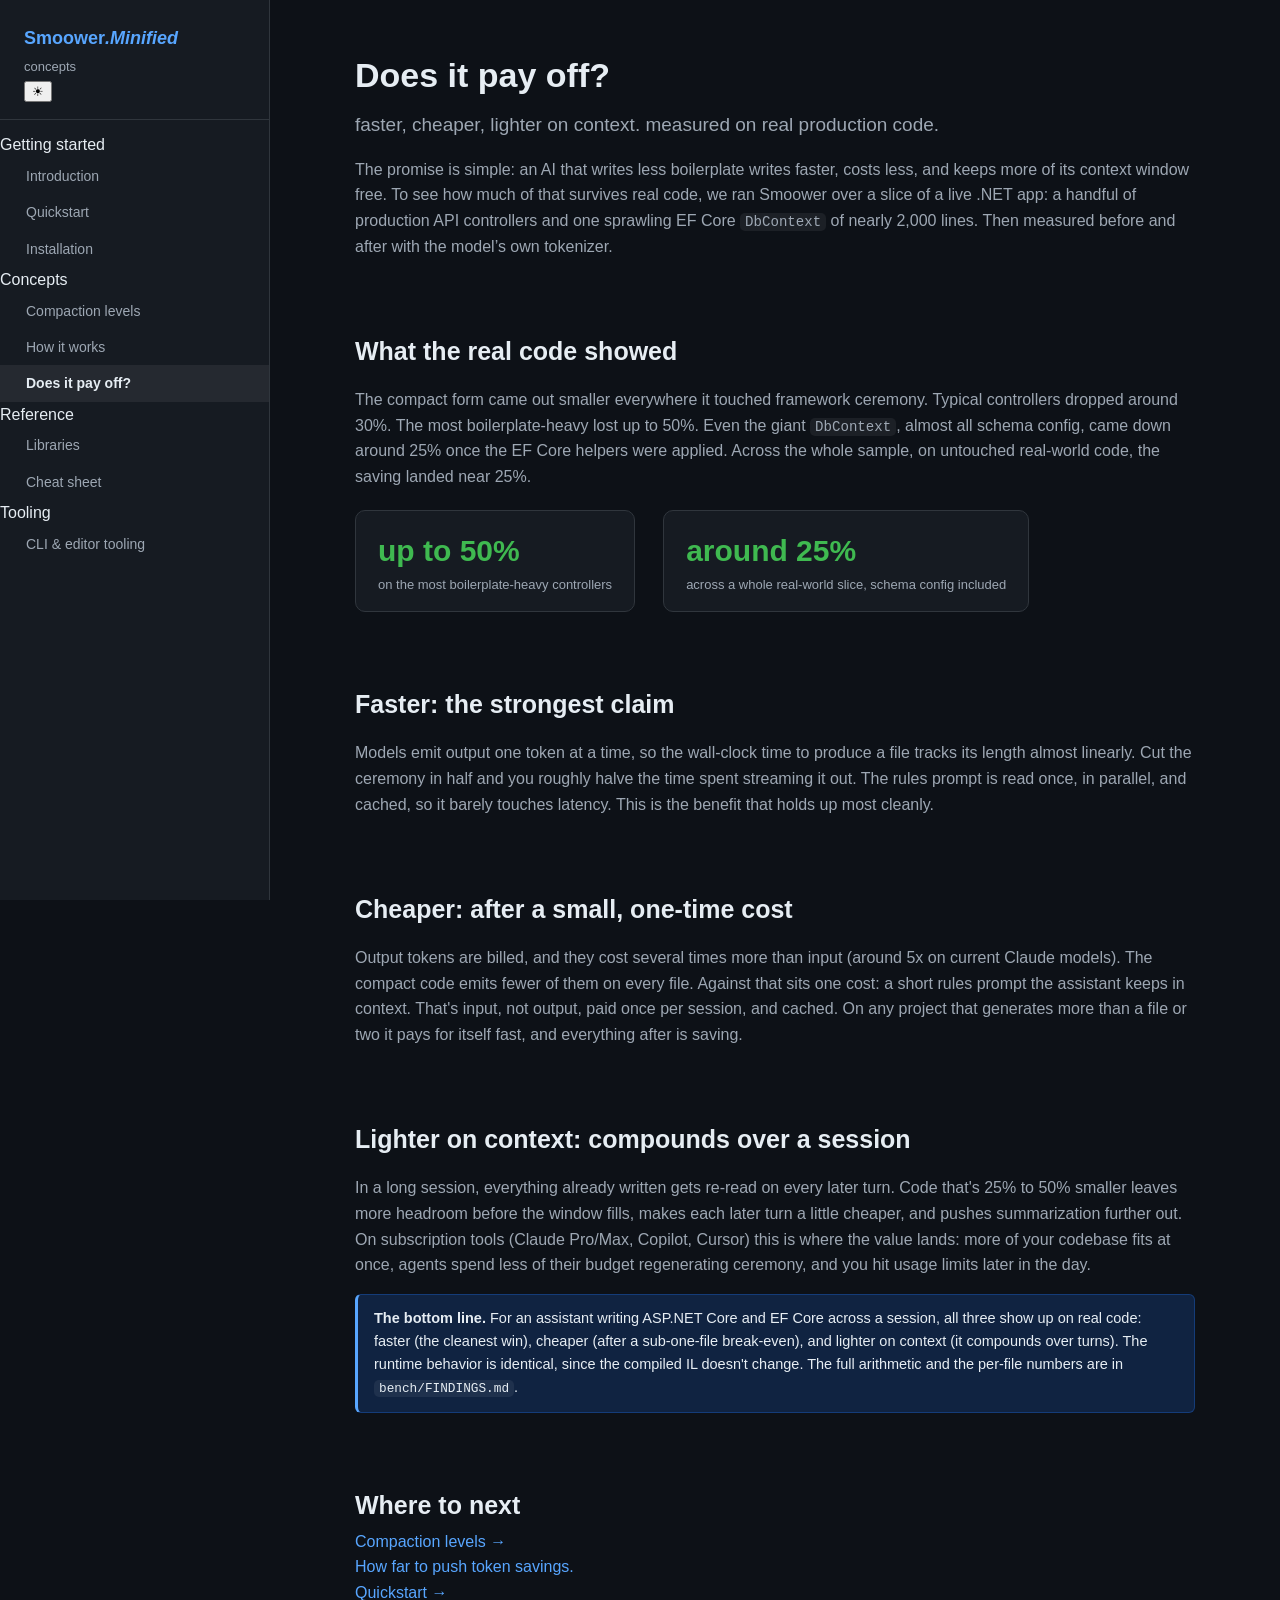
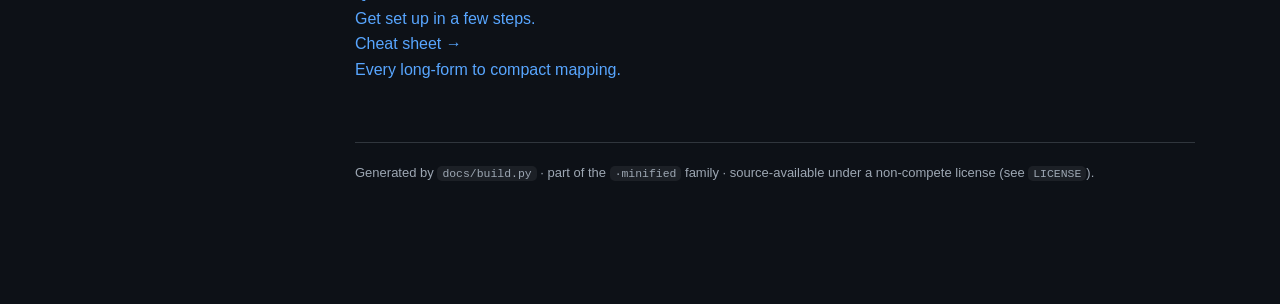
<file: docs/economics.html>
<!doctype html>
<html lang="en" data-theme="light">
<head>
<meta charset="utf-8">
<meta name="viewport" content="width=device-width, initial-scale=1">
<title>Smoower.Minified: does it pay off?</title>
<meta name="description" content="Is compact AI-generated .NET code faster, cheaper, and lighter on context? Measured on real production code.">
<link rel="stylesheet" href="styles.css">
<script>(function(){try{var t=localStorage.getItem('sm-theme');if(t)document.documentElement.setAttribute('data-theme',t);}catch(e){}})();</script>
</head>
<body>
<div class="layout">
<aside class="sidebar">
  <div class="brand">
    <a class="name" href="index.html"><b>Smoower<em>.Minified</em></b><span>concepts</span></a>
    <button class="theme-toggle" type="button" aria-label="Toggle light / dark theme" onclick="(function(){var d=document.documentElement,n=d.getAttribute('data-theme')==='dark'?'light':'dark';d.setAttribute('data-theme',n);try{localStorage.setItem('sm-theme',n);}catch(e){}})()">&#9728;</button>
  </div>
  <nav>
<div class="navgroup">Getting started</div>
<a href="index.html">Introduction</a>
<a href="quickstart.html">Quickstart</a>
<a href="installation.html">Installation</a>
<div class="navgroup">Concepts</div>
<a href="compaction-levels.html">Compaction levels</a>
<a href="how-it-works.html">How it works</a>
<a href="economics.html" class="active">Does it pay off?</a>
<div class="navgroup">Reference</div>
<a href="libraries.html">Libraries</a>
<a href="cheat-sheet.html">Cheat sheet</a>
<div class="navgroup">Tooling</div>
<a href="tooling.html">CLI &amp; editor tooling</a>
  </nav>
</aside>
<main class="content" id="top">
<section>
  <h1>Does it pay off?</h1>
  <p class="tagline">faster, cheaper, lighter on context. measured on real production code.</p>
  <p class="lead">The promise is simple: an AI that writes less boilerplate writes faster, costs less, and keeps more of its context window free. To see how much of that survives real code, we ran Smoower over a slice of a live .NET app: a handful of production API controllers and one sprawling EF Core <code>DbContext</code> of nearly 2,000 lines. Then measured before and after with the model&rsquo;s own tokenizer.</p>

  <h2>What the real code showed</h2>
  <p class="lead">The compact form came out smaller everywhere it touched framework ceremony. Typical controllers dropped around 30%. The most boilerplate-heavy lost up to 50%. Even the giant <code>DbContext</code>, almost all schema config, came down around 25% once the EF Core helpers were applied. Across the whole sample, on untouched real-world code, the saving landed near 25%.</p>
  <div class="stat">
    <div class="box"><div class="n hl">up to 50%</div><div class="l">on the most boilerplate-heavy controllers</div></div>
    <div class="box"><div class="n hl">around 25%</div><div class="l">across a whole real-world slice, schema config included</div></div>
  </div>

  <h2>Faster: the strongest claim</h2>
  <p class="lead">Models emit output one token at a time, so the wall-clock time to produce a file tracks its length almost linearly. Cut the ceremony in half and you roughly halve the time spent streaming it out. The rules prompt is read once, in parallel, and cached, so it barely touches latency. This is the benefit that holds up most cleanly.</p>

  <h2>Cheaper: after a small, one-time cost</h2>
  <p class="lead">Output tokens are billed, and they cost several times more than input (around 5x on current Claude models). The compact code emits fewer of them on every file. Against that sits one cost: a short rules prompt the assistant keeps in context. That's input, not output, paid once per session, and cached. On any project that generates more than a file or two it pays for itself fast, and everything after is saving.</p>

  <h2>Lighter on context: compounds over a session</h2>
  <p class="lead">In a long session, everything already written gets re-read on every later turn. Code that's 25% to 50% smaller leaves more headroom before the window fills, makes each later turn a little cheaper, and pushes summarization further out. On subscription tools (Claude Pro/Max, Copilot, Cursor) this is where the value lands: more of your codebase fits at once, agents spend less of their budget regenerating ceremony, and you hit usage limits later in the day.</p>

  <div class="callout info"><strong>The bottom line.</strong> For an assistant writing ASP.NET Core and EF Core across a session, all three show up on real code: faster (the cleanest win), cheaper (after a sub-one-file break-even), and lighter on context (it compounds over turns). The runtime behavior is identical, since the compiled IL doesn't change. The full arithmetic and the per-file numbers are in <code>bench/FINDINGS.md</code>.</div>

  <h2>Where to next</h2>
<div class="cards">
<a class="card" href="compaction-levels.html"><div class="t">Compaction levels <span class="arr">&rarr;</span></div><div class="d">How far to push token savings.</div></a>
<a class="card" href="quickstart.html"><div class="t">Quickstart <span class="arr">&rarr;</span></div><div class="d">Get set up in a few steps.</div></a>
<a class="card" href="cheat-sheet.html"><div class="t">Cheat sheet <span class="arr">&rarr;</span></div><div class="d">Every long-form to compact mapping.</div></a>
</div>
</section>
<footer>
  Generated by <code>docs/build.py</code> &middot; part of the <code>&middot;minified</code> family &middot; source-available under a non-compete license (see <code>LICENSE</code>).
</footer>
</main>
</div>
</body>
</html>
</file>
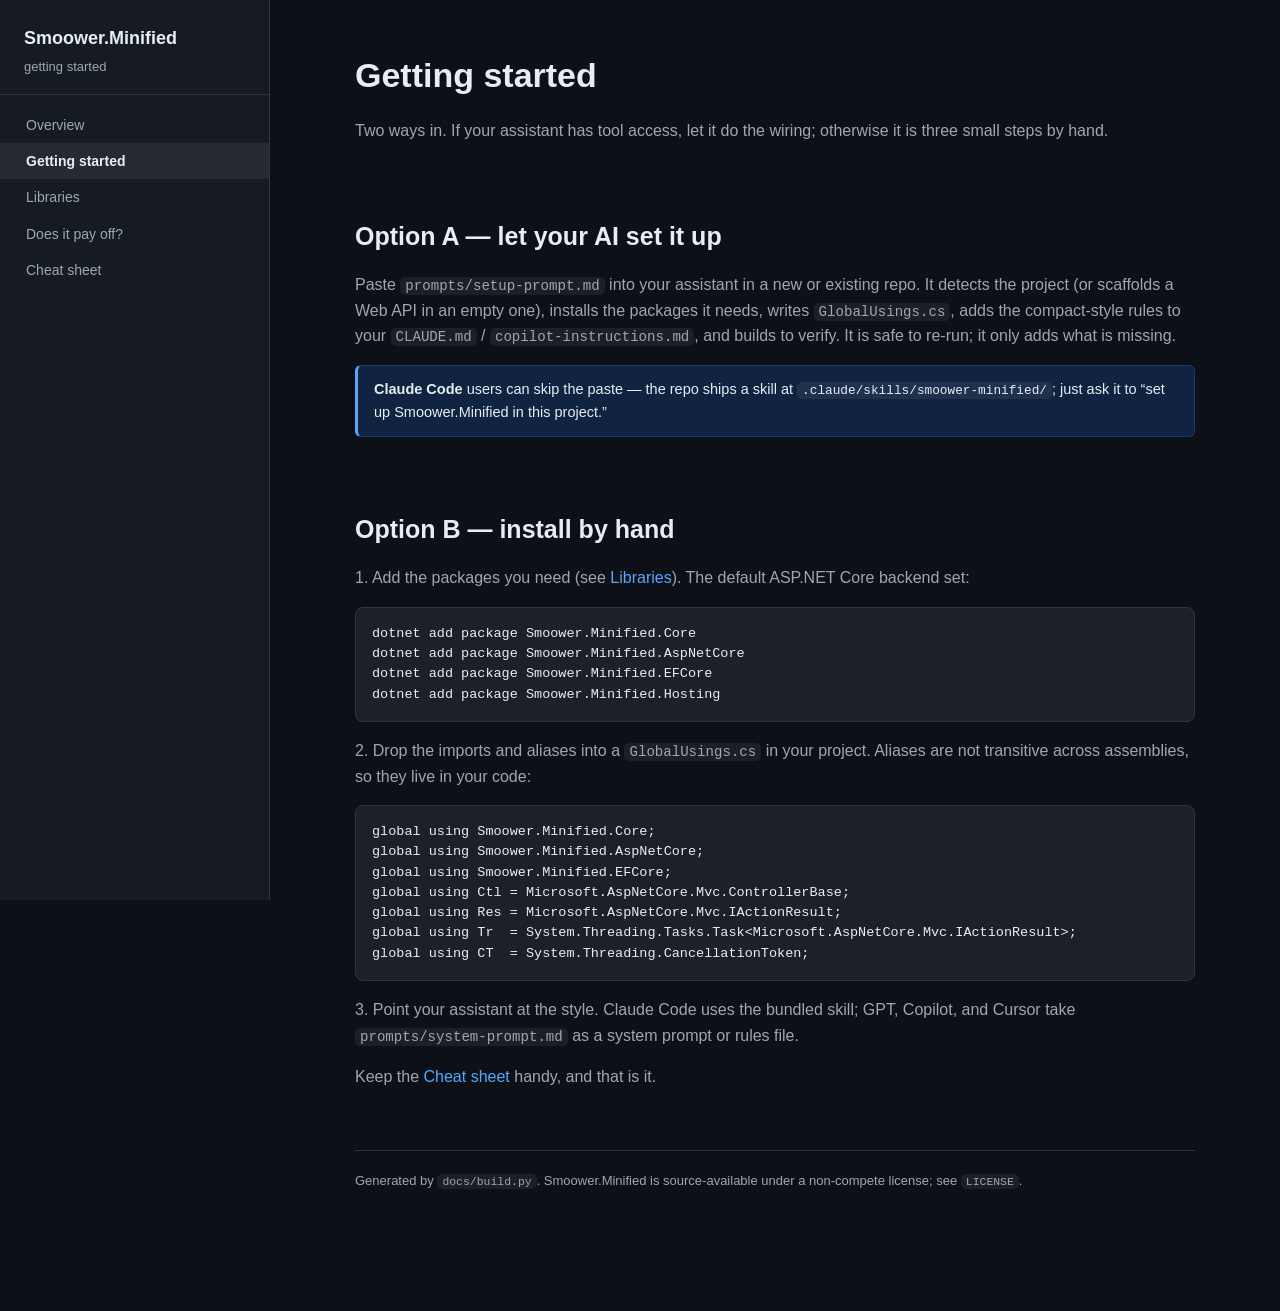
<file: docs/getting-started.html>
<!doctype html>
<html lang="en">
<head>
<meta charset="utf-8">
<meta name="viewport" content="width=device-width, initial-scale=1">
<title>Smoower.Minified: getting started</title>
<meta name="description" content="Set up Smoower.Minified: AI-assisted or by hand, plus the prompts to point your assistant at.">
<link rel="stylesheet" href="styles.css">
</head>
<body>
<div class="layout">
<aside class="sidebar">
  <div class="brand"><b>Smoower.Minified</b><span>getting started</span></div>
  <nav>
<a href="index.html">Overview</a>
<a href="getting-started.html" class="active">Getting started</a>
<a href="libraries.html">Libraries</a>
<a href="economics.html">Does it pay off?</a>
<a href="cheat-sheet.html">Cheat sheet</a>
  </nav>
</aside>
<main class="content" id="top">
<section>
  <h1>Getting started</h1>
  <p class="lead">Two ways in. If your assistant has tool access, let it do the wiring; otherwise it is three small steps by hand.</p>

  <h2>Option A &mdash; let your AI set it up</h2>
  <p class="lead">Paste <code>prompts/setup-prompt.md</code> into your assistant in a new or existing repo. It detects the project (or scaffolds a Web API in an empty one), installs the packages it needs, writes <code>GlobalUsings.cs</code>, adds the compact-style rules to your <code>CLAUDE.md</code> / <code>copilot-instructions.md</code>, and builds to verify. It is safe to re-run; it only adds what is missing.</p>
  <div class="callout info"><strong>Claude Code</strong> users can skip the paste &mdash; the repo ships a skill at <code>.claude/skills/smoower-minified/</code>; just ask it to &ldquo;set up Smoower.Minified in this project.&rdquo;</div>

  <h2>Option B &mdash; install by hand</h2>
  <p class="lead">1. Add the packages you need (see <a href="libraries.html">Libraries</a>). The default ASP.NET Core backend set:</p>
  <pre>dotnet add package Smoower.Minified.Core
dotnet add package Smoower.Minified.AspNetCore
dotnet add package Smoower.Minified.EFCore
dotnet add package Smoower.Minified.Hosting</pre>

  <p class="lead">2. Drop the imports and aliases into a <code>GlobalUsings.cs</code> in your project. Aliases are not transitive across assemblies, so they live in your code:</p>
  <pre>global using Smoower.Minified.Core;
global using Smoower.Minified.AspNetCore;
global using Smoower.Minified.EFCore;
global using Ctl = Microsoft.AspNetCore.Mvc.ControllerBase;
global using Res = Microsoft.AspNetCore.Mvc.IActionResult;
global using Tr  = System.Threading.Tasks.Task&lt;Microsoft.AspNetCore.Mvc.IActionResult&gt;;
global using CT  = System.Threading.CancellationToken;</pre>

  <p class="lead">3. Point your assistant at the style. Claude Code uses the bundled skill; GPT, Copilot, and Cursor take <code>prompts/system-prompt.md</code> as a system prompt or rules file.</p>

  <p class="lead">Keep the <a href="cheat-sheet.html">Cheat sheet</a> handy, and that is it.</p>
</section>
<footer>
  Generated by <code>docs/build.py</code>. Smoower.Minified is source-available under a non-compete license; see <code>LICENSE</code>.
</footer>
</main>
</div>
</body>
</html>
</file>
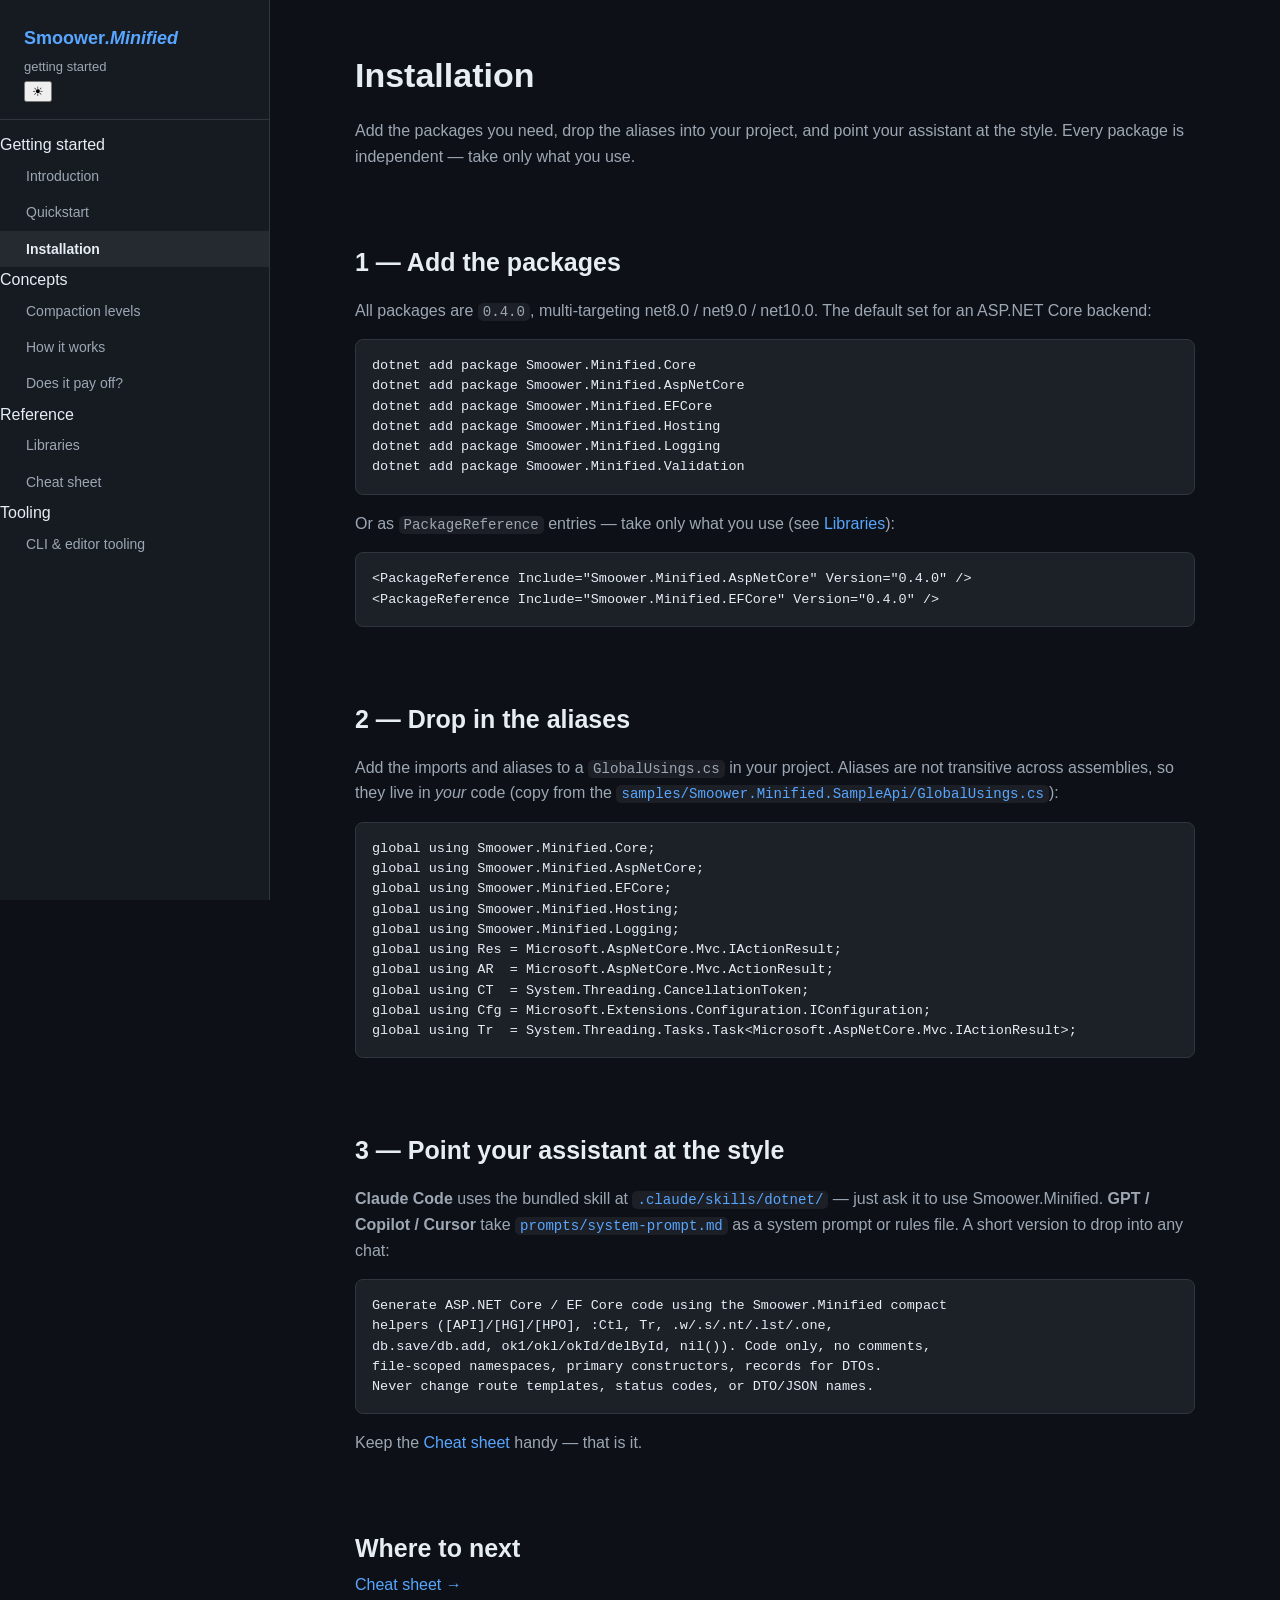
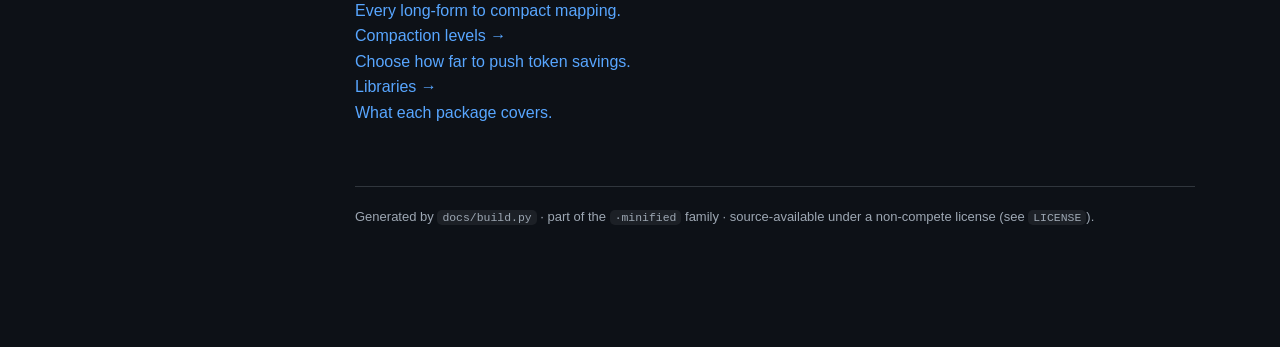
<file: docs/installation.html>
<!doctype html>
<html lang="en" data-theme="light">
<head>
<meta charset="utf-8">
<meta name="viewport" content="width=device-width, initial-scale=1">
<title>Smoower.Minified: installation</title>
<meta name="description" content="Install the packages, drop in the aliases, and point your assistant at the style.">
<link rel="stylesheet" href="styles.css">
<script>(function(){try{var t=localStorage.getItem('sm-theme');if(t)document.documentElement.setAttribute('data-theme',t);}catch(e){}})();</script>
</head>
<body>
<div class="layout">
<aside class="sidebar">
  <div class="brand">
    <a class="name" href="index.html"><b>Smoower<em>.Minified</em></b><span>getting started</span></a>
    <button class="theme-toggle" type="button" aria-label="Toggle light / dark theme" onclick="(function(){var d=document.documentElement,n=d.getAttribute('data-theme')==='dark'?'light':'dark';d.setAttribute('data-theme',n);try{localStorage.setItem('sm-theme',n);}catch(e){}})()">&#9728;</button>
  </div>
  <nav>
<div class="navgroup">Getting started</div>
<a href="index.html">Introduction</a>
<a href="quickstart.html">Quickstart</a>
<a href="installation.html" class="active">Installation</a>
<div class="navgroup">Concepts</div>
<a href="compaction-levels.html">Compaction levels</a>
<a href="how-it-works.html">How it works</a>
<a href="economics.html">Does it pay off?</a>
<div class="navgroup">Reference</div>
<a href="libraries.html">Libraries</a>
<a href="cheat-sheet.html">Cheat sheet</a>
<div class="navgroup">Tooling</div>
<a href="tooling.html">CLI &amp; editor tooling</a>
  </nav>
</aside>
<main class="content" id="top">
<section>
  <h1>Installation</h1>
  <p class="lead">Add the packages you need, drop the aliases into your project, and point your assistant at the style. Every package is independent &mdash; take only what you use.</p>

  <h2>1 &mdash; Add the packages</h2>
  <p class="lead">All packages are <code>0.4.0</code>, multi-targeting net8.0 / net9.0 / net10.0. The default set for an ASP.NET Core backend:</p>
  <pre>dotnet add package Smoower.Minified.Core
dotnet add package Smoower.Minified.AspNetCore
dotnet add package Smoower.Minified.EFCore
dotnet add package Smoower.Minified.Hosting
dotnet add package Smoower.Minified.Logging
dotnet add package Smoower.Minified.Validation</pre>
  <p class="lead">Or as <code>PackageReference</code> entries &mdash; take only what you use (see <a href="libraries.html">Libraries</a>):</p>
  <pre>&lt;PackageReference Include="Smoower.Minified.AspNetCore" Version="0.4.0" /&gt;
&lt;PackageReference Include="Smoower.Minified.EFCore" Version="0.4.0" /&gt;</pre>

  <h2>2 &mdash; Drop in the aliases</h2>
  <p class="lead">Add the imports and aliases to a <code>GlobalUsings.cs</code> in your project. Aliases are not transitive across assemblies, so they live in <em>your</em> code (copy from the <a href="https://github.com/Smoower/dotnet-minified/blob/main/samples/Smoower.Minified.SampleApi/GlobalUsings.cs"><code>samples/Smoower.Minified.SampleApi/GlobalUsings.cs</code></a>):</p>
  <pre>global using Smoower.Minified.Core;
global using Smoower.Minified.AspNetCore;
global using Smoower.Minified.EFCore;
global using Smoower.Minified.Hosting;
global using Smoower.Minified.Logging;
global using Res = Microsoft.AspNetCore.Mvc.IActionResult;
global using AR  = Microsoft.AspNetCore.Mvc.ActionResult;
global using CT  = System.Threading.CancellationToken;
global using Cfg = Microsoft.Extensions.Configuration.IConfiguration;
global using Tr  = System.Threading.Tasks.Task&lt;Microsoft.AspNetCore.Mvc.IActionResult&gt;;</pre>

  <h2>3 &mdash; Point your assistant at the style</h2>
  <p class="lead"><strong>Claude Code</strong> uses the bundled skill at <a href="https://github.com/Smoower/dotnet-minified/tree/main/.claude/skills/dotnet"><code>.claude/skills/dotnet/</code></a> &mdash; just ask it to use Smoower.Minified. <strong>GPT / Copilot / Cursor</strong> take <a href="https://github.com/Smoower/dotnet-minified/blob/main/prompts/system-prompt.md"><code>prompts/system-prompt.md</code></a> as a system prompt or rules file. A short version to drop into any chat:</p>
  <pre>Generate ASP.NET Core / EF Core code using the Smoower.Minified compact
helpers ([API]/[HG]/[HPO], :Ctl, Tr, .w/.s/.nt/.lst/.one,
db.save/db.add, ok1/okl/okId/delById, nil()). Code only, no comments,
file-scoped namespaces, primary constructors, records for DTOs.
Never change route templates, status codes, or DTO/JSON names.</pre>
  <p class="lead">Keep the <a href="cheat-sheet.html">Cheat sheet</a> handy &mdash; that is it.</p>

  <h2>Where to next</h2>
<div class="cards">
<a class="card" href="cheat-sheet.html"><div class="t">Cheat sheet <span class="arr">&rarr;</span></div><div class="d">Every long-form to compact mapping.</div></a>
<a class="card" href="compaction-levels.html"><div class="t">Compaction levels <span class="arr">&rarr;</span></div><div class="d">Choose how far to push token savings.</div></a>
<a class="card" href="libraries.html"><div class="t">Libraries <span class="arr">&rarr;</span></div><div class="d">What each package covers.</div></a>
</div>
</section>
<footer>
  Generated by <code>docs/build.py</code> &middot; part of the <code>&middot;minified</code> family &middot; source-available under a non-compete license (see <code>LICENSE</code>).
</footer>
</main>
</div>
</body>
</html>
</file>
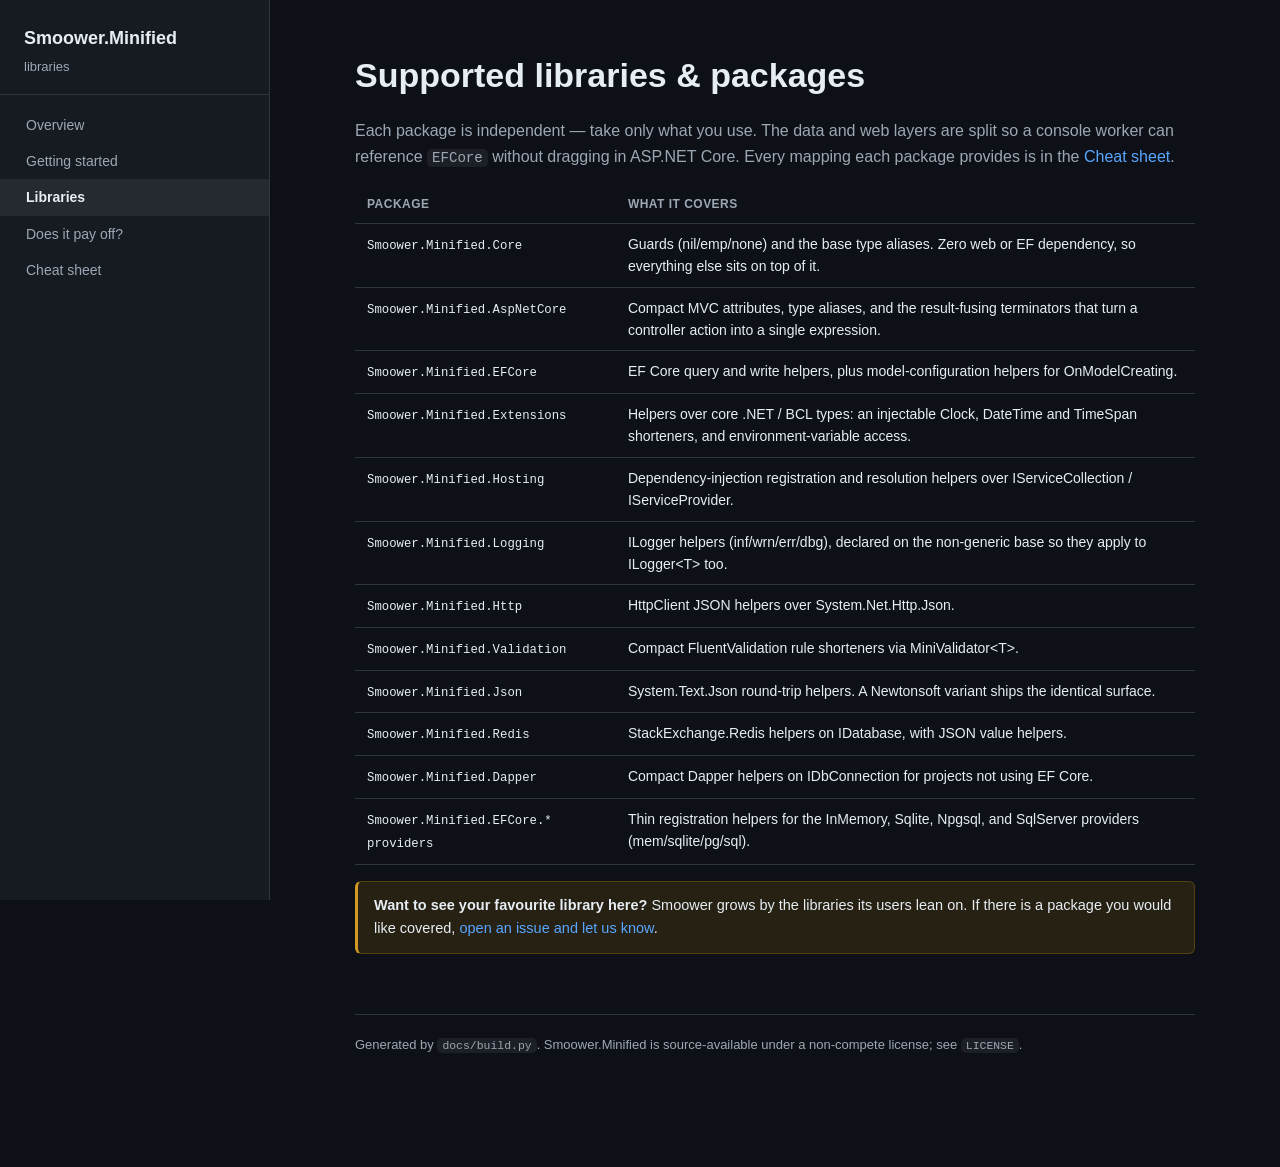
<file: docs/libraries.html>
<!doctype html>
<html lang="en">
<head>
<meta charset="utf-8">
<meta name="viewport" content="width=device-width, initial-scale=1">
<title>Smoower.Minified: libraries</title>
<meta name="description" content="The libraries and packages Smoower.Minified currently supports.">
<link rel="stylesheet" href="styles.css">
</head>
<body>
<div class="layout">
<aside class="sidebar">
  <div class="brand"><b>Smoower.Minified</b><span>libraries</span></div>
  <nav>
<a href="index.html">Overview</a>
<a href="getting-started.html">Getting started</a>
<a href="libraries.html" class="active">Libraries</a>
<a href="economics.html">Does it pay off?</a>
<a href="cheat-sheet.html">Cheat sheet</a>
  </nav>
</aside>
<main class="content" id="top">
<section>
  <h1>Supported libraries &amp; packages</h1>
  <p class="lead">Each package is independent &mdash; take only what you use. The data and web layers are split so a console worker can reference <code>EFCore</code> without dragging in ASP.NET Core. Every mapping each package provides is in the <a href="cheat-sheet.html">Cheat sheet</a>.</p>
  <table><thead><tr><th>Package</th><th>What it covers</th></tr></thead><tbody>
<tr><td><code>Smoower.Minified.Core</code></td><td>Guards (nil/emp/none) and the base type aliases. Zero web or EF dependency, so everything else sits on top of it.</td></tr>
<tr><td><code>Smoower.Minified.AspNetCore</code></td><td>Compact MVC attributes, type aliases, and the result-fusing terminators that turn a controller action into a single expression.</td></tr>
<tr><td><code>Smoower.Minified.EFCore</code></td><td>EF Core query and write helpers, plus model-configuration helpers for OnModelCreating.</td></tr>
<tr><td><code>Smoower.Minified.Extensions</code></td><td>Helpers over core .NET / BCL types: an injectable Clock, DateTime and TimeSpan shorteners, and environment-variable access.</td></tr>
<tr><td><code>Smoower.Minified.Hosting</code></td><td>Dependency-injection registration and resolution helpers over IServiceCollection / IServiceProvider.</td></tr>
<tr><td><code>Smoower.Minified.Logging</code></td><td>ILogger helpers (inf/wrn/err/dbg), declared on the non-generic base so they apply to ILogger&lt;T&gt; too.</td></tr>
<tr><td><code>Smoower.Minified.Http</code></td><td>HttpClient JSON helpers over System.Net.Http.Json.</td></tr>
<tr><td><code>Smoower.Minified.Validation</code></td><td>Compact FluentValidation rule shorteners via MiniValidator&lt;T&gt;.</td></tr>
<tr><td><code>Smoower.Minified.Json</code></td><td>System.Text.Json round-trip helpers. A Newtonsoft variant ships the identical surface.</td></tr>
<tr><td><code>Smoower.Minified.Redis</code></td><td>StackExchange.Redis helpers on IDatabase, with JSON value helpers.</td></tr>
<tr><td><code>Smoower.Minified.Dapper</code></td><td>Compact Dapper helpers on IDbConnection for projects not using EF Core.</td></tr>
<tr><td><code>Smoower.Minified.EFCore.* providers</code></td><td>Thin registration helpers for the InMemory, Sqlite, Npgsql, and SqlServer providers (mem/sqlite/pg/sql).</td></tr>
  </tbody></table>
  <div class="callout">
    <strong>Want to see your favourite library here?</strong> Smoower grows by the libraries its users lean on. If there is a package you would like covered, <a href="https://github.com/smoower/dotnet-minified/issues">open an issue and let us know</a>.
  </div>
</section>
<footer>
  Generated by <code>docs/build.py</code>. Smoower.Minified is source-available under a non-compete license; see <code>LICENSE</code>.
</footer>
</main>
</div>
</body>
</html>
</file>
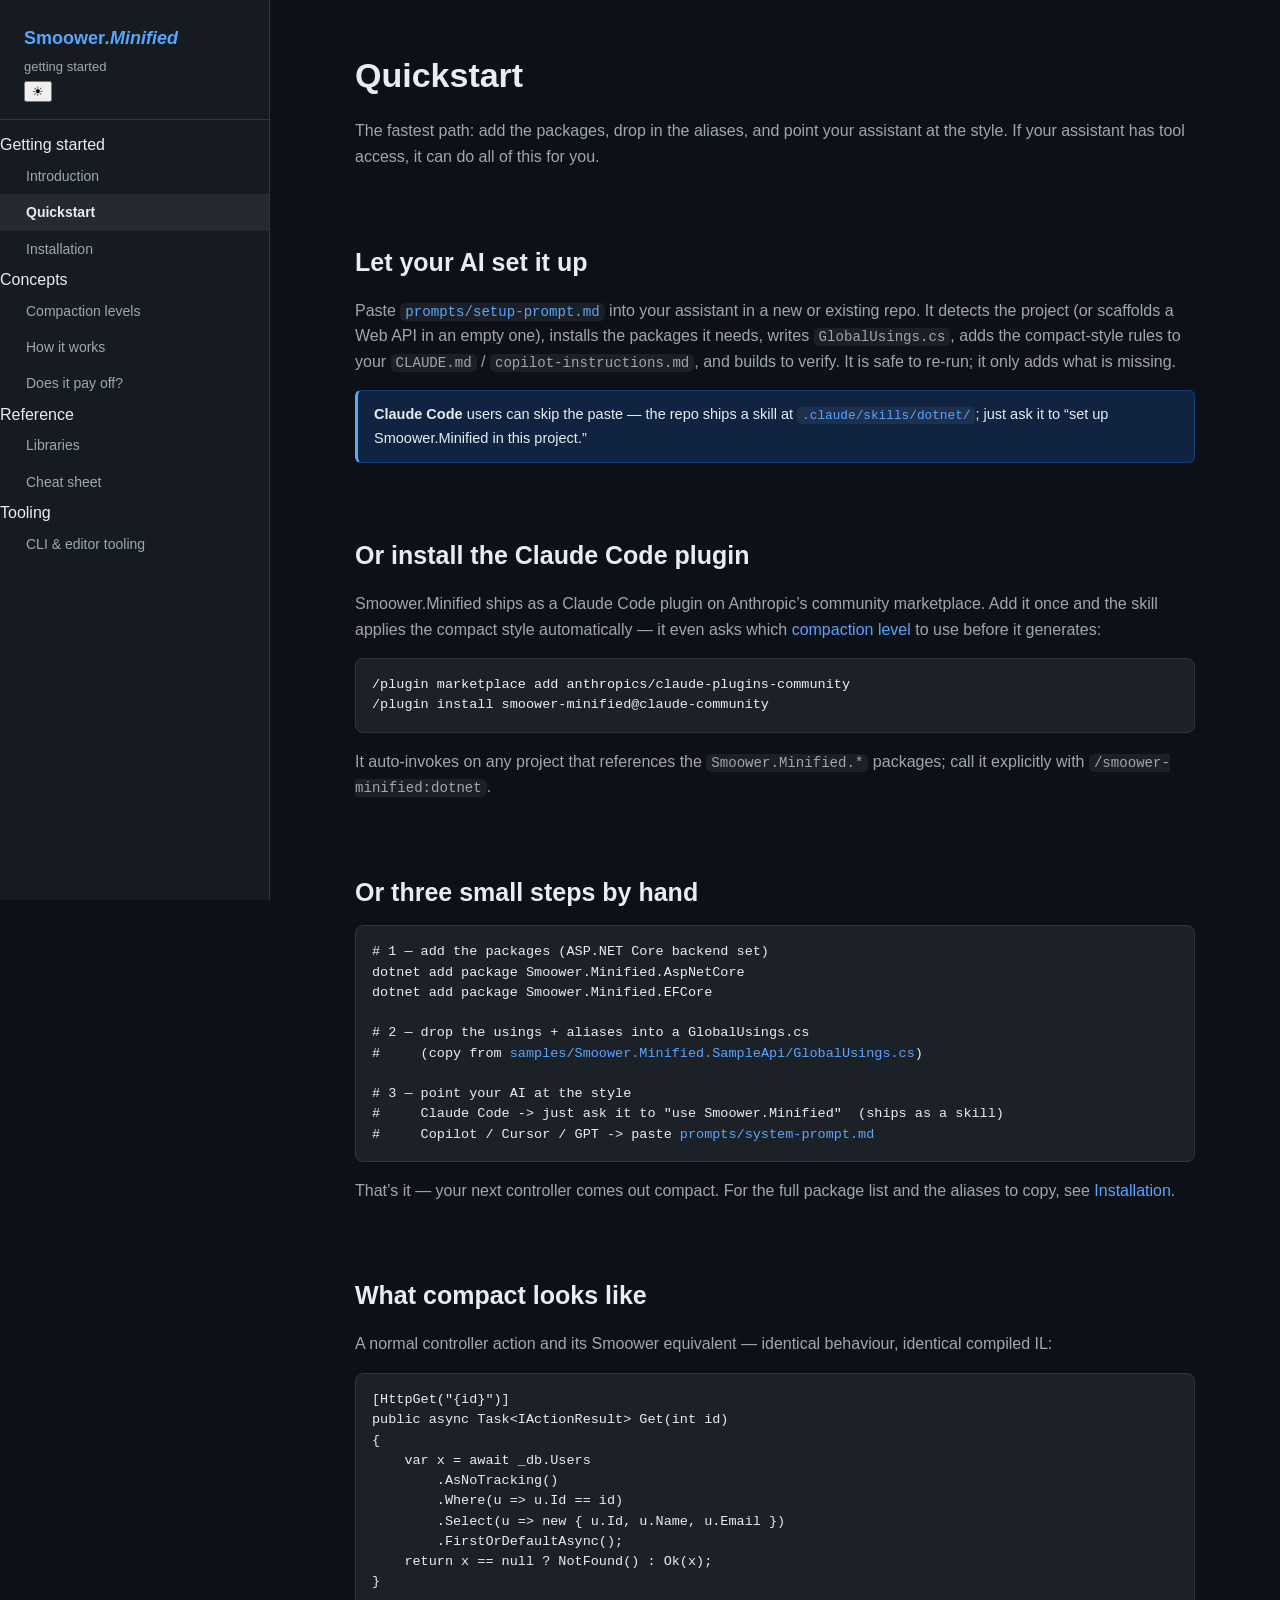
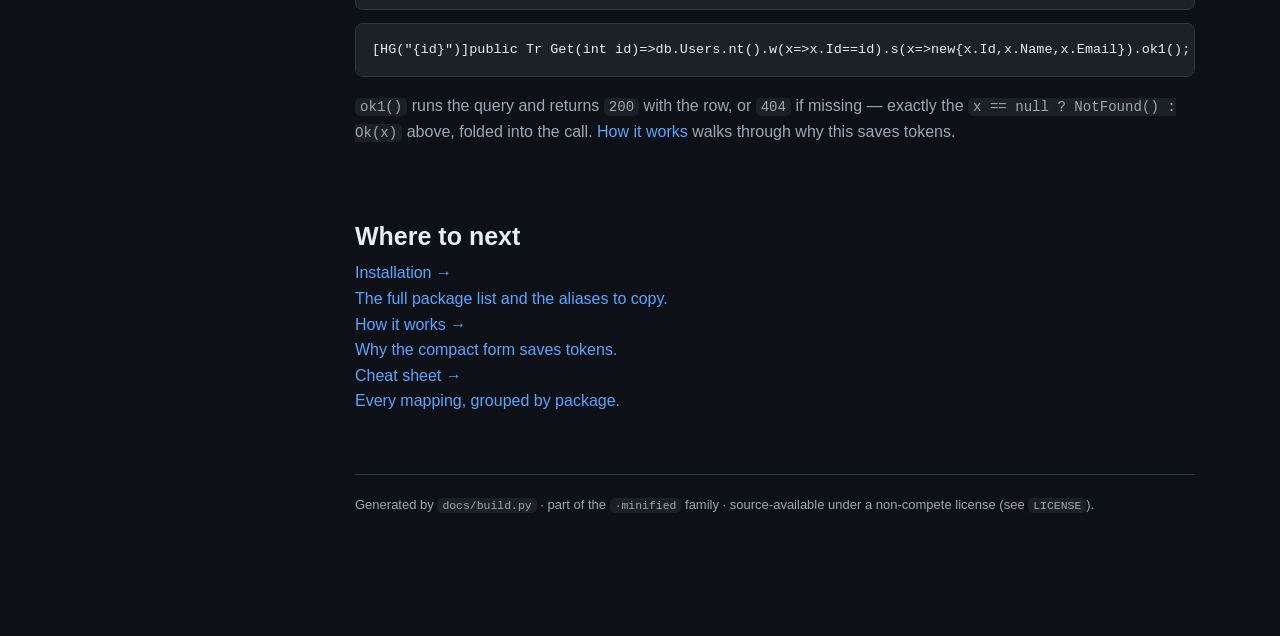
<file: docs/quickstart.html>
<!doctype html>
<html lang="en" data-theme="light">
<head>
<meta charset="utf-8">
<meta name="viewport" content="width=device-width, initial-scale=1">
<title>Smoower.Minified: quickstart</title>
<meta name="description" content="Get started with Smoower.Minified in a few steps — AI-assisted or by hand.">
<link rel="stylesheet" href="styles.css">
<script>(function(){try{var t=localStorage.getItem('sm-theme');if(t)document.documentElement.setAttribute('data-theme',t);}catch(e){}})();</script>
</head>
<body>
<div class="layout">
<aside class="sidebar">
  <div class="brand">
    <a class="name" href="index.html"><b>Smoower<em>.Minified</em></b><span>getting started</span></a>
    <button class="theme-toggle" type="button" aria-label="Toggle light / dark theme" onclick="(function(){var d=document.documentElement,n=d.getAttribute('data-theme')==='dark'?'light':'dark';d.setAttribute('data-theme',n);try{localStorage.setItem('sm-theme',n);}catch(e){}})()">&#9728;</button>
  </div>
  <nav>
<div class="navgroup">Getting started</div>
<a href="index.html">Introduction</a>
<a href="quickstart.html" class="active">Quickstart</a>
<a href="installation.html">Installation</a>
<div class="navgroup">Concepts</div>
<a href="compaction-levels.html">Compaction levels</a>
<a href="how-it-works.html">How it works</a>
<a href="economics.html">Does it pay off?</a>
<div class="navgroup">Reference</div>
<a href="libraries.html">Libraries</a>
<a href="cheat-sheet.html">Cheat sheet</a>
<div class="navgroup">Tooling</div>
<a href="tooling.html">CLI &amp; editor tooling</a>
  </nav>
</aside>
<main class="content" id="top">
<section>
  <h1>Quickstart</h1>
  <p class="lead">The fastest path: add the packages, drop in the aliases, and point your assistant at the style. If your assistant has tool access, it can do all of this for you.</p>

  <h2>Let your AI set it up</h2>
  <p class="lead">Paste <a href="https://github.com/Smoower/dotnet-minified/blob/main/prompts/setup-prompt.md"><code>prompts/setup-prompt.md</code></a> into your assistant in a new or existing repo. It detects the project (or scaffolds a Web API in an empty one), installs the packages it needs, writes <code>GlobalUsings.cs</code>, adds the compact-style rules to your <code>CLAUDE.md</code> / <code>copilot-instructions.md</code>, and builds to verify. It is safe to re-run; it only adds what is missing.</p>
  <div class="callout info"><strong>Claude Code</strong> users can skip the paste &mdash; the repo ships a skill at <a href="https://github.com/Smoower/dotnet-minified/tree/main/.claude/skills/dotnet"><code>.claude/skills/dotnet/</code></a>; just ask it to &ldquo;set up Smoower.Minified in this project.&rdquo;</div>

  <h2>Or install the Claude Code plugin</h2>
  <p class="lead">Smoower.Minified ships as a Claude Code plugin on Anthropic&rsquo;s community marketplace. Add it once and the skill applies the compact style automatically &mdash; it even asks which <a href="compaction-levels.html">compaction level</a> to use before it generates:</p>
  <pre>/plugin marketplace add anthropics/claude-plugins-community
/plugin install smoower-minified@claude-community</pre>
  <p class="lead">It auto-invokes on any project that references the <code>Smoower.Minified.*</code> packages; call it explicitly with <code>/smoower-minified:dotnet</code>.</p>

  <h2>Or three small steps by hand</h2>
  <pre># 1 — add the packages (ASP.NET Core backend set)
dotnet add package Smoower.Minified.AspNetCore
dotnet add package Smoower.Minified.EFCore

# 2 — drop the usings + aliases into a GlobalUsings.cs
#     (copy from <a href="https://github.com/Smoower/dotnet-minified/blob/main/samples/Smoower.Minified.SampleApi/GlobalUsings.cs">samples/Smoower.Minified.SampleApi/GlobalUsings.cs</a>)

# 3 — point your AI at the style
#     Claude Code -> just ask it to "use Smoower.Minified"  (ships as a skill)
#     Copilot / Cursor / GPT -> paste <a href="https://github.com/Smoower/dotnet-minified/blob/main/prompts/system-prompt.md">prompts/system-prompt.md</a></pre>
  <p class="lead">That&rsquo;s it &mdash; your next controller comes out compact. For the full package list and the aliases to copy, see <a href="installation.html">Installation</a>.</p>

  <h2>What compact looks like</h2>
  <p class="lead">A normal controller action and its Smoower equivalent &mdash; identical behaviour, identical compiled IL:</p>
  <pre>[HttpGet("{id}")]
public async Task&lt;IActionResult&gt; Get(int id)
{
    var x = await _db.Users
        .AsNoTracking()
        .Where(u =&gt; u.Id == id)
        .Select(u =&gt; new { u.Id, u.Name, u.Email })
        .FirstOrDefaultAsync();
    return x == null ? NotFound() : Ok(x);
}</pre>
  <pre>[HG("{id}")]public Tr Get(int id)=&gt;db.Users.nt().w(x=&gt;x.Id==id).s(x=&gt;new{x.Id,x.Name,x.Email}).ok1();</pre>
  <p class="lead"><code>ok1()</code> runs the query and returns <code>200</code> with the row, or <code>404</code> if missing &mdash; exactly the <code>x == null ? NotFound() : Ok(x)</code> above, folded into the call. <a href="how-it-works.html">How it works</a> walks through why this saves tokens.</p>

  <h2>Where to next</h2>
<div class="cards">
<a class="card" href="installation.html"><div class="t">Installation <span class="arr">&rarr;</span></div><div class="d">The full package list and the aliases to copy.</div></a>
<a class="card" href="how-it-works.html"><div class="t">How it works <span class="arr">&rarr;</span></div><div class="d">Why the compact form saves tokens.</div></a>
<a class="card" href="cheat-sheet.html"><div class="t">Cheat sheet <span class="arr">&rarr;</span></div><div class="d">Every mapping, grouped by package.</div></a>
</div>
</section>
<footer>
  Generated by <code>docs/build.py</code> &middot; part of the <code>&middot;minified</code> family &middot; source-available under a non-compete license (see <code>LICENSE</code>).
</footer>
</main>
</div>
</body>
</html>
</file>
<file: docs/styles.css>
:root {
  --bg: #0d1117;
  --bg-elev: #161b22;
  --bg-code: #1c2128;
  --border: #30363d;
  --text: #e6edf3;
  --text-dim: #9da7b3;
  --accent: #58a6ff;
  --accent-soft: #1f6feb33;
  --green: #3fb950;
  --green-soft: #2ea04326;
  --amber: #d29922;
  --amber-soft: #bb800926;
  --mono: ui-monospace, "Cascadia Code", "SF Mono", "Consolas", monospace;
  --sans: -apple-system, BlinkMacSystemFont, "Segoe UI", Roboto, Helvetica, Arial, sans-serif;
}

* { box-sizing: border-box; }

html { scroll-behavior: smooth; }

body {
  margin: 0;
  background: var(--bg);
  color: var(--text);
  font-family: var(--sans);
  line-height: 1.6;
  font-size: 16px;
}

a { color: var(--accent); text-decoration: none; }
a:hover { text-decoration: underline; }

.layout { display: flex; min-height: 100vh; }

/* Sidebar */
.sidebar {
  width: 270px;
  flex: 0 0 270px;
  background: var(--bg-elev);
  border-right: 1px solid var(--border);
  padding: 24px 0;
  position: sticky;
  top: 0;
  height: 100vh;
  overflow-y: auto;
}
.sidebar .brand {
  padding: 0 24px 16px;
  border-bottom: 1px solid var(--border);
  margin-bottom: 12px;
}
.sidebar .brand b { font-size: 18px; }
.sidebar .brand span { display: block; color: var(--text-dim); font-size: 13px; margin-top: 4px; }
.sidebar nav a {
  display: block;
  padding: 7px 24px;
  color: var(--text-dim);
  font-size: 14px;
  border-left: 2px solid transparent;
}
.sidebar nav a:hover { color: var(--text); text-decoration: none; background: #ffffff08; }
.sidebar nav a.active { color: var(--text); font-weight: 600; background: #ffffff10; }
.sidebar nav a.group { color: var(--text); font-weight: 600; margin-top: 14px; }
.sidebar nav code { font-family: var(--mono); font-size: 13px; }

/* Content */
.content { flex: 1 1 auto; max-width: 920px; margin: 0 auto; padding: 48px 40px 120px; min-width: 0; }
.content h1 { font-size: 34px; margin: 0 0 8px; }
.content h2 {
  font-size: 25px;
  margin: 56px 0 4px;
  padding-top: 16px;
  border-top: 1px solid var(--border);
}
.content section:first-of-type h2 { border-top: none; }
.content h3 { font-size: 17px; margin: 28px 0 8px; color: var(--text); }
.tagline { font-size: 19px; color: var(--text-dim); margin: 0 0 8px; }
.lead { color: var(--text-dim); }

.pill {
  display: inline-block;
  font-family: var(--mono);
  font-size: 12px;
  background: var(--accent-soft);
  color: var(--accent);
  border: 1px solid #1f6feb55;
  border-radius: 999px;
  padding: 2px 10px;
  margin: 2px 6px 2px 0;
}
.deps { color: var(--text-dim); font-size: 14px; }

pre, code { font-family: var(--mono); }
pre {
  background: var(--bg-code);
  border: 1px solid var(--border);
  border-radius: 8px;
  padding: 16px;
  overflow-x: auto;
  font-size: 13.5px;
  line-height: 1.5;
}
:not(pre) > code {
  background: #ffffff10;
  border-radius: 5px;
  padding: 1px 5px;
  font-size: 0.88em;
}

/* Mapping tables */
table { border-collapse: collapse; width: 100%; margin: 14px 0; font-size: 14px; }
th, td { text-align: left; padding: 9px 12px; border-bottom: 1px solid var(--border); vertical-align: top; }
th { color: var(--text-dim); font-weight: 600; font-size: 12px; text-transform: uppercase; letter-spacing: .04em; }
tbody tr:hover { background: #ffffff06; }
td code { background: none; padding: 0; }
td.short code { color: var(--green); font-weight: 600; }
td.long code { color: var(--text-dim); }

.delta {
  font-family: var(--mono);
  font-size: 12px;
  border-radius: 5px;
  padding: 1px 7px;
  white-space: nowrap;
}
.delta.pos { background: var(--green-soft); color: var(--green); }
.delta.zero { background: #8b949e26; color: var(--text-dim); }

.callout {
  background: var(--amber-soft);
  border: 1px solid #bb800955;
  border-left: 3px solid var(--amber);
  border-radius: 6px;
  padding: 12px 16px;
  margin: 16px 0;
  font-size: 14.5px;
}
.callout.info { background: var(--accent-soft); border-color: #1f6feb55; border-left-color: var(--accent); }

.stat { display: flex; gap: 28px; flex-wrap: wrap; margin: 20px 0; }
.stat .box { background: var(--bg-elev); border: 1px solid var(--border); border-radius: 10px; padding: 16px 22px; }
.stat .box .n { font-size: 30px; font-weight: 700; }
.stat .box .n.hl { color: var(--green); }
.stat .box .l { color: var(--text-dim); font-size: 13px; }

footer { color: var(--text-dim); font-size: 13px; margin-top: 60px; border-top: 1px solid var(--border); padding-top: 20px; }

@media (max-width: 800px) {
  .layout { flex-direction: column; }
  .sidebar { width: 100%; flex: none; height: auto; position: static; border-right: none; border-bottom: 1px solid var(--border); }
  .sidebar { height: auto; }
  .content { padding: 28px 20px 80px; }
}
</file>
